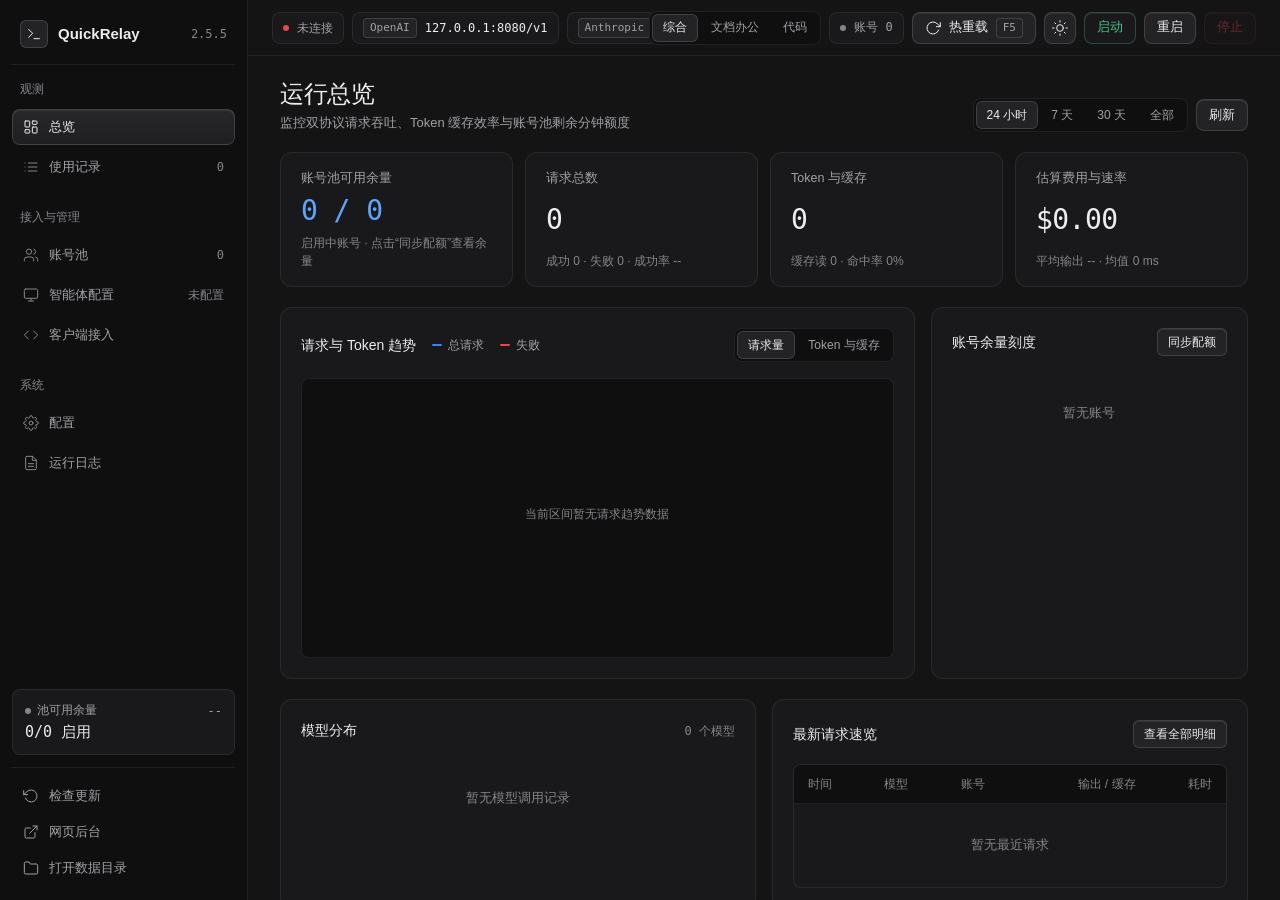
<file: desktop/ui.html>
<!DOCTYPE html>
<!-- QuickRelay Studio Console UI | Design crafted following unslop principles (by @heydamir, CC BY 4.0) -->
<html lang="zh-CN" data-theme="dark">
<head>
<meta charset="UTF-8" />
<meta name="viewport" content="width=device-width, initial-scale=1.0" />
<title>QuickRelay Studio</title>
<style>
  :root,
  [data-theme="dark"] {
    --bg-deep: #0f0f10;
    --bg-page: #141415;
    --bg-card: #19191b;
    --bg-raised: #232325;
    --bg-input: #141415;
    --bg-code: #0f0f10;
    --bg-active: linear-gradient(180deg, #272729 0%, #1f1f21 100%);
    --border-hair: rgba(237, 237, 237, 0.08);
    --border-strong: rgba(237, 237, 237, 0.14);
    --border-focus: rgba(59, 130, 246, 0.55);
    --inset-highlight: inset 0 1px 0 rgba(255, 255, 255, 0.08);
    --text-primary: #ededed;
    --text-secondary: #a1a1a6;
    --text-muted: #85858b;
    --accent: #3b82f6;
    --accent-ink: #60a5fa;
    --accent-soft: rgba(59, 130, 246, 0.12);
    --btn-pri-bg: #ededed;
    --btn-pri-fg: #0f0f10;
    --btn-pri-hover: #ffffff;
    --pos: #4cc38a;
    --pos-soft: rgba(76, 195, 138, 0.12);
    --warn: #e5a93c;
    --warn-soft: rgba(229, 169, 60, 0.12);
    --neg: #e5484d;
    --neg-soft: rgba(229, 72, 77, 0.12);
    --tok-in: #60a5fa;
    --tok-out: #a1a1a6;
    --tok-cache-r: #4cc38a;
    --tok-cache-w: #e5a93c;
    --shadow-sm: none;
    --shadow-float: 0 16px 40px rgba(0, 0, 0, 0.55);
    --chart-grid: rgba(237, 237, 237, 0.07);
    --chart-area: rgba(59, 130, 246, 0.14);
    --scroll-thumb: rgba(237, 237, 237, 0.16);
  }

  [data-theme="light"] {
    --bg-deep: #f4f4f5;
    --bg-page: #fafafa;
    --bg-card: #ffffff;
    --bg-raised: #f4f4f5;
    --bg-input: #ffffff;
    --bg-code: #141415;
    --bg-active: #ffffff;
    --border-hair: rgba(23, 23, 23, 0.08);
    --border-strong: rgba(23, 23, 23, 0.15);
    --border-focus: rgba(37, 99, 235, 0.5);
    --inset-highlight: 0 1px 2px rgba(0, 0, 0, 0.05);
    --text-primary: #171717;
    --text-secondary: #525252;
    --text-muted: #737373;
    --accent: #2563eb;
    --accent-ink: #1d4ed8;
    --accent-soft: rgba(37, 99, 235, 0.09);
    --btn-pri-bg: #171717;
    --btn-pri-fg: #ffffff;
    --btn-pri-hover: #262626;
    --pos: #16a34a;
    --pos-soft: rgba(22, 163, 74, 0.1);
    --warn: #d97706;
    --warn-soft: rgba(217, 119, 6, 0.1);
    --neg: #dc2626;
    --neg-soft: rgba(220, 38, 38, 0.1);
    --tok-in: #2563eb;
    --tok-out: #525252;
    --tok-cache-r: #16a34a;
    --tok-cache-w: #d97706;
    --shadow-sm: 0 1px 2px rgba(0, 0, 0, 0.04);
    --shadow-float: 0 8px 24px rgba(0, 0, 0, 0.1);
    --chart-grid: rgba(23, 23, 23, 0.07);
    --chart-area: rgba(37, 99, 235, 0.1);
    --scroll-thumb: rgba(23, 23, 23, 0.18);
  }

  :root {
    --font-sans: "Segoe UI Variable Text", "Segoe UI", "Microsoft YaHei UI", -apple-system, BlinkMacSystemFont, sans-serif;
    --font-mono: "Cascadia Code", "JetBrains Mono", Consolas, monospace;
    --ease: cubic-bezier(0.22, 1, 0.36, 1);
  }

  * { box-sizing: border-box; }
  html, body {
    margin: 0; padding: 0; height: 100%; width: 100%;
    background: var(--bg-page); color: var(--text-primary);
    font-family: var(--font-sans); font-size: 13px; line-height: 1.5; font-weight: 400;
    overflow: hidden; user-select: none; -webkit-font-smoothing: antialiased;
  }
  input, textarea, select, pre, code, .selectable { user-select: text; }

  ::-webkit-scrollbar { width: 6px; height: 6px; }
  ::-webkit-scrollbar-track { background: transparent; }
  ::-webkit-scrollbar-thumb { background: var(--scroll-thumb); border-radius: 3px; }
  ::-webkit-scrollbar-thumb:hover { background: var(--text-muted); }

  .mono { font-family: var(--font-mono); font-variant-numeric: tabular-nums; }
  .num { font-variant-numeric: tabular-nums; }

  .app-shell {
    display: flex; height: 100vh; width: 100vw; overflow: hidden;
    background: var(--bg-page);
  }

  /* ==================== 左侧边栏 (248px, 4px网格) ==================== */
  .sidebar {
    width: 248px; flex-shrink: 0;
    background: var(--bg-deep);
    border-right: 1px solid var(--border-hair);
    display: flex; flex-direction: column;
    padding: 16px 12px;
  }

  .brand {
    display: flex; align-items: center; gap: 10px;
    padding: 4px 8px 16px;
    border-bottom: 1px solid var(--border-hair);
  }
  .brand-mark {
    width: 28px; height: 28px; border-radius: 6px;
    background: var(--bg-raised); border: 1px solid var(--border-strong);
    color: var(--text-primary);
    display: flex; align-items: center; justify-content: center; flex-shrink: 0;
  }
  .brand-name {
    font-size: 15px; font-weight: 600; color: var(--text-primary); line-height: 1.2;
  }
  .brand-meta {
    font-size: 12px; color: var(--text-muted); font-family: var(--font-mono);
    margin-left: auto;
  }

  .nav-group { display: flex; flex-direction: column; gap: 4px; flex: 1; overflow-y: auto; padding-top: 8px; }
  .nav-section-label {
    font-size: 12px; font-weight: 500; color: var(--text-muted);
    padding: 20px 8px 8px; line-height: 16px;
  }
  .nav-section-label:first-child { padding-top: 8px; }

  .nav-item {
    display: flex; align-items: center; gap: 10px;
    height: 36px; padding: 0 10px; border-radius: 8px;
    border: 1px solid transparent; background: transparent;
    color: var(--text-secondary); cursor: pointer;
    font-size: 13px; font-weight: 500; text-align: left; width: 100%;
    transition: color 140ms var(--ease), background-color 140ms var(--ease), border-color 140ms var(--ease);
  }
  .nav-item:hover { color: var(--text-primary); background: var(--bg-raised); }
  .nav-item.active {
    background: var(--bg-active);
    border-color: var(--border-strong);
    box-shadow: var(--inset-highlight);
    color: var(--text-primary);
  }
  .nav-icon { width: 16px; height: 16px; flex-shrink: 0; color: var(--text-muted); }
  .nav-item.active .nav-icon { color: var(--text-primary); }
  .nav-badge {
    margin-left: auto; font-size: 12px; font-weight: 400; color: var(--text-muted);
    font-family: var(--font-mono); font-variant-numeric: tabular-nums;
  }
  .nav-item.active .nav-badge { color: var(--text-secondary); }

  .sidebar-quota-box {
    margin-top: 12px; padding: 12px; border-radius: 8px;
    background: var(--bg-card); border: 1px solid var(--border-hair);
    cursor: pointer; text-align: left; width: 100%;
    transition: border-color 140ms var(--ease), background-color 140ms var(--ease);
  }
  .sidebar-quota-box:hover { border-color: var(--border-strong); background: var(--bg-raised); }
  .sidebar-quota-row { display: flex; align-items: center; justify-content: space-between; gap: 8px; font-size: 12px; color: var(--text-secondary); }
  .sidebar-quota-val { font-size: 15px; font-weight: 500; color: var(--text-primary); font-family: var(--font-mono); font-variant-numeric: tabular-nums; margin-top: 4px; }

  .sidebar-footer {
    margin-top: 12px; padding-top: 12px; border-top: 1px solid var(--border-hair);
    display: flex; flex-direction: column; gap: 4px;
  }
  .side-link-btn {
    display: flex; align-items: center; gap: 10px;
    height: 32px; padding: 0 10px; border-radius: 8px;
    background: transparent; border: 1px solid transparent;
    color: var(--text-secondary); font-size: 12.5px; font-weight: 400; cursor: pointer;
    width: 100%; text-align: left;
    transition: color 140ms var(--ease), background-color 140ms var(--ease);
  }
  .side-link-btn:hover { color: var(--text-primary); background: var(--bg-raised); }

  /* ==================== 主工作区与顶栏 (56px) ==================== */
  .main-wrap { flex: 1; display: flex; flex-direction: column; min-width: 0; overflow: hidden; }

  .topbar {
    height: 56px; flex-shrink: 0;
    background: var(--bg-page);
    border-bottom: 1px solid var(--border-hair);
    padding: 0 24px;
    display: flex; align-items: center; justify-content: space-between; gap: 16px;
  }

  .status-cluster { display: flex; align-items: center; gap: 8px; min-width: 0; flex-wrap: nowrap; }
  .status-indicator {
    display: inline-flex; align-items: center; gap: 8px;
    height: 32px; padding: 0 10px; border-radius: 8px;
    border: 1px solid var(--border-hair); background: var(--bg-card);
    font-size: 12px; font-weight: 500; color: var(--text-secondary); white-space: nowrap;
  }
  .dot { width: 6px; height: 6px; border-radius: 50%; background: var(--text-muted); flex-shrink: 0; }
  .status-indicator.running .dot { background: var(--pos); }
  .status-indicator.running { color: var(--text-primary); }
  .status-indicator.starting .dot { background: var(--warn); }
  .status-indicator.stopped .dot { background: var(--neg); }

  .endpoint-chip {
    display: inline-flex; align-items: center; gap: 8px;
    height: 32px; padding: 0 10px; border-radius: 8px;
    background: var(--bg-card); border: 1px solid var(--border-hair);
    font-size: 12px; color: var(--text-secondary); cursor: pointer;
    max-width: 220px; white-space: nowrap;
    transition: border-color 140ms var(--ease), color 140ms var(--ease), background-color 140ms var(--ease);
  }
  .endpoint-chip:hover { border-color: var(--border-strong); color: var(--text-primary); background: var(--bg-raised); }
  .keycap {
    display: inline-flex; align-items: center; justify-content: center;
    padding: 1px 6px; border-radius: 4px;
    background: var(--bg-raised); border: 1px solid var(--border-strong);
    font-family: var(--font-mono); font-size: 11px; font-weight: 500; color: var(--text-secondary);
    line-height: 16px; white-space: nowrap;
  }
  .endpoint-chip .mono-url { font-family: var(--font-mono); overflow: hidden; text-overflow: ellipsis; color: var(--text-primary); }

  .top-quota-pill {
    display: inline-flex; align-items: center; gap: 8px;
    height: 32px; padding: 0 10px; border-radius: 8px;
    background: var(--bg-card); border: 1px solid var(--border-hair);
    color: var(--text-secondary); font-size: 12px; cursor: pointer; white-space: nowrap;
    transition: border-color 140ms var(--ease), background-color 140ms var(--ease), color 140ms var(--ease);
  }
  .top-quota-pill:hover { border-color: var(--border-strong); background: var(--bg-raised); color: var(--text-primary); }
  .top-quota-pill.ok .dot { background: var(--pos); }
  .top-quota-pill.warn .dot { background: var(--warn); }
  .top-quota-pill.low .dot { background: var(--neg); }

  .topbar-actions { display: flex; align-items: center; gap: 8px; flex-shrink: 0; }

  /* ==================== 按钮与分段切换 ==================== */
  .btn {
    display: inline-flex; align-items: center; justify-content: center; gap: 8px;
    height: 32px; padding: 0 12px; border-radius: 8px;
    border: 1px solid var(--border-strong); background: var(--bg-raised);
    box-shadow: var(--inset-highlight);
    color: var(--text-primary); font-size: 12.5px; font-weight: 500;
    cursor: pointer; white-space: nowrap; font-family: inherit;
    transition: background-color 140ms var(--ease), border-color 140ms var(--ease), opacity 140ms var(--ease), transform 120ms var(--ease);
  }
  .btn:hover:not(:disabled) { background: var(--bg-card); border-color: var(--border-strong); }
  .btn:active:not(:disabled) { transform: scale(0.98); }
  .btn:disabled { opacity: 0.4; cursor: not-allowed; }
  .btn-icon { width: 32px; padding: 0; }
  .btn-sm { height: 28px; padding: 0 10px; border-radius: 6px; font-size: 12px; }
  .btn-primary {
    background: var(--btn-pri-bg); border-color: transparent; color: var(--btn-pri-fg);
  }
  .btn-primary:hover:not(:disabled) { background: var(--btn-pri-hover); }
  .btn-accent {
    background: var(--accent); border-color: transparent; color: #ffffff;
  }
  .btn-accent:hover:not(:disabled) { opacity: 0.92; background: var(--accent); }
  .btn-danger { color: var(--neg); border-color: rgba(229, 72, 77, 0.28); background: var(--bg-card); }
  .btn-danger:hover:not(:disabled) { background: var(--neg-soft); border-color: rgba(229, 72, 77, 0.45); }
  .btn-ok { color: var(--pos); border-color: rgba(76, 195, 138, 0.3); background: var(--bg-card); }
  .btn-ok:hover:not(:disabled) { background: var(--pos-soft); }

  .seg-group {
    display: inline-flex; background: var(--bg-deep); border: 1px solid var(--border-hair);
    border-radius: 8px; padding: 2px; gap: 2px;
  }
  .seg-btn {
    height: 28px; padding: 0 10px; border-radius: 6px; border: 1px solid transparent;
    background: transparent; color: var(--text-secondary); font-size: 12px; font-weight: 500;
    cursor: pointer; font-family: inherit;
    transition: color 140ms var(--ease), background-color 140ms var(--ease), border-color 140ms var(--ease);
  }
  .seg-btn:hover { color: var(--text-primary); }
  .seg-btn.active {
    background: var(--bg-raised); border-color: var(--border-strong); color: var(--text-primary);
  }

  /* ==================== 主内容容器 (max-width 1440px, 24px/32px) ==================== */
  .content-scroll {
    flex: 1; overflow-y: auto; padding: 24px 32px 32px;
  }
  .content-inner {
    max-width: 1440px; margin: 0 auto; display: flex; flex-direction: column; gap: 20px;
  }
  .tab-panel { display: none; flex-direction: column; gap: 20px; animation: panelIn 200ms var(--ease); }
  .tab-panel.active { display: flex; }
  @keyframes panelIn { from { opacity: 0; transform: translateY(6px); } to { opacity: 1; transform: none; } }

  .page-head {
    display: flex; align-items: flex-end; justify-content: space-between; flex-wrap: wrap; gap: 16px;
  }
  .page-title { font-size: 24px; font-weight: 500; color: var(--text-primary); margin: 0; line-height: 1.2; letter-spacing: -0.015em; }
  .page-sub { font-size: 13px; color: var(--text-secondary); margin: 4px 0 0; }
  .head-actions { display: flex; align-items: center; gap: 8px; flex-wrap: wrap; }

  .card {
    background: var(--bg-card); border: 1px solid var(--border-hair);
    border-radius: 12px; padding: 20px; box-shadow: var(--shadow-sm);
  }
  .card-head {
    display: flex; align-items: center; justify-content: space-between; gap: 12px;
    margin-bottom: 16px;
  }
  .card-title { font-size: 14px; font-weight: 500; color: var(--text-primary); margin: 0; }
  .card-meta { font-size: 12px; color: var(--text-muted); font-family: var(--font-mono); }

  /* ==================== 4 等高纯数字 KPI 行 ==================== */
  .stat-grid {
    display: grid; grid-template-columns: repeat(4, minmax(0, 1fr)); gap: 12px;
  }
  @media (max-width: 1024px) { .stat-grid { grid-template-columns: repeat(2, minmax(0, 1fr)); } }
  .stat-card {
    background: var(--bg-card); border: 1px solid var(--border-hair);
    border-radius: 12px; padding: 16px 20px; box-shadow: var(--shadow-sm);
    display: flex; flex-direction: column; justify-content: space-between; gap: 8px; min-height: 108px;
  }
  .stat-label { font-size: 12.5px; color: var(--text-secondary); font-weight: 400; }
  .stat-figure {
    font-size: 28px; font-weight: 500; line-height: 1.08; color: var(--text-primary);
    font-family: var(--font-mono); font-variant-numeric: tabular-nums; letter-spacing: -0.02em;
  }
  .stat-figure.accent { color: var(--accent-ink); }
  .stat-sub { font-size: 12px; color: var(--text-muted); font-variant-numeric: tabular-nums; }

  /* ==================== 非对称栅格与图表 (Moment 1 & 2) ==================== */
  .dash-split { display: grid; grid-template-columns: minmax(0, 2fr) minmax(300px, 1fr); gap: 16px; }
  @media (max-width: 1080px) { .dash-split { grid-template-columns: 1fr; } }
  .two-col { display: grid; grid-template-columns: repeat(2, minmax(0, 1fr)); gap: 16px; }
  @media (max-width: 980px) { .two-col { grid-template-columns: 1fr; } }

  .chart-wrap {
    position: relative; width: 100%; height: 280px;
    background: var(--bg-deep); border: 1px solid var(--border-hair);
    border-radius: 8px; padding: 12px 16px;
  }
  .chart-svg { width: 100%; height: 100%; overflow: visible; display: block; }
  .chart-legend { display: flex; align-items: center; gap: 16px; font-size: 12px; color: var(--text-secondary); }
  .legend-item { display: inline-flex; align-items: center; gap: 6px; }
  .legend-swatch { width: 10px; height: 2px; border-radius: 1px; }

  .chart-tooltip {
    position: fixed; pointer-events: none; z-index: 999; display: none;
    background: var(--bg-card); border: 1px solid var(--border-strong);
    border-radius: 8px; padding: 10px 12px; min-width: 200px;
    font-size: 12px; color: var(--text-primary); box-shadow: var(--shadow-float);
    line-height: 1.65;
  }

  /* ==================== 配额刻度仪 ==================== */
  .quota-meter-list { display: flex; flex-direction: column; gap: 12px; }
  .quota-meter-row { display: flex; flex-direction: column; gap: 6px; }
  .quota-meter-meta { display: flex; align-items: center; justify-content: space-between; gap: 8px; font-size: 12px; }
  .quota-meter-name { color: var(--text-primary); overflow: hidden; text-overflow: ellipsis; white-space: nowrap; }
  .quota-meter-num { font-family: var(--font-mono); font-variant-numeric: tabular-nums; color: var(--text-secondary); white-space: nowrap; }

  .track { height: 6px; border-radius: 3px; background: var(--bg-deep); border: 1px solid var(--border-hair); overflow: hidden; }
  .track-sm { height: 4px; border-radius: 2px; }
  .fill-pos { height: 100%; border-radius: inherit; background: var(--pos); transition: transform 250ms var(--ease); }
  .fill-warn { height: 100%; border-radius: inherit; background: var(--warn); transition: transform 250ms var(--ease); }
  .fill-neg { height: 100%; border-radius: inherit; background: var(--neg); transition: transform 250ms var(--ease); }
  .fill-accent { height: 100%; border-radius: inherit; background: var(--accent); transition: transform 250ms var(--ease); }

  /* ==================== Token 堆叠构成条 (ECPA Breakdown) ==================== */
  .stacked-bar {
    height: 10px; border-radius: 4px; overflow: hidden; display: flex;
    background: var(--bg-deep); border: 1px solid var(--border-hair);
  }
  .stacked-seg { height: 100%; }
  .breakdown-grid {
    display: grid; grid-template-columns: repeat(4, minmax(0, 1fr)); gap: 12px; margin-top: 16px;
  }
  @media (max-width: 780px) { .breakdown-grid { grid-template-columns: repeat(2, minmax(0, 1fr)); } }
  .breakdown-cell {
    background: var(--bg-deep); border: 1px solid var(--border-hair); border-radius: 8px; padding: 12px;
  }

  /* ==================== 筛选与表单控件 ==================== */
  .filter-bar {
    display: flex; flex-wrap: wrap; align-items: center; gap: 8px;
    background: var(--bg-card); border: 1px solid var(--border-hair);
    border-radius: 10px; padding: 10px 12px;
  }
  .input, .select, .textarea {
    height: 32px; background: var(--bg-input); border: 1px solid var(--border-hair);
    border-radius: 8px; color: var(--text-primary);
    padding: 0 10px; font-size: 12.5px; font-family: inherit; outline: none;
    transition: border-color 140ms var(--ease), box-shadow 140ms var(--ease);
  }
  .input:focus, .select:focus, .textarea:focus {
    border-color: var(--border-focus); box-shadow: 0 0 0 2px var(--accent-soft);
  }
  .textarea { height: auto; padding: 10px; font-family: var(--font-mono); resize: vertical; line-height: 1.55; }

  .toggle { position: relative; display: inline-flex; align-items: center; cursor: pointer; flex-shrink: 0; }
  .toggle input { position: absolute; opacity: 0; width: 0; height: 0; }
  .toggle-track {
    width: 36px; height: 20px; border-radius: 10px;
    background: var(--bg-deep); border: 1px solid var(--border-strong);
    position: relative; transition: background-color 150ms var(--ease), border-color 150ms var(--ease);
  }
  .toggle-track::after {
    content: ""; position: absolute; top: 2px; left: 2px;
    width: 14px; height: 14px; border-radius: 7px;
    background: var(--text-secondary);
    transition: transform 150ms var(--ease), background-color 150ms var(--ease);
  }
  .toggle input:checked + .toggle-track { background: var(--accent); border-color: var(--accent); }
  .toggle input:checked + .toggle-track::after { transform: translateX(16px); background: #ffffff; }

  /* ==================== 精密对齐表格 (ECPA Events Style) ==================== */
  .table-wrap {
    overflow-x: auto; border: 1px solid var(--border-hair);
    border-radius: 12px; background: var(--bg-card); box-shadow: var(--shadow-sm);
  }
  table { width: 100%; border-collapse: collapse; font-size: 12.5px; }
  th {
    text-align: left; padding: 10px 14px; font-weight: 500; font-size: 12px; color: var(--text-muted);
    background: var(--bg-deep); border-bottom: 1px solid var(--border-hair); white-space: nowrap;
  }
  th.r, td.r { text-align: right; }
  td {
    padding: 10px 14px; border-bottom: 1px solid var(--border-hair);
    color: var(--text-primary); vertical-align: middle; white-space: nowrap;
  }
  tr:last-child td { border-bottom: none; }
  tr.clickable { transition: background-color 120ms var(--ease); }
  tr.clickable:hover td { background: var(--bg-raised); cursor: pointer; }
  .cell-main { font-size: 12.5px; color: var(--text-primary); line-height: 1.35; }
  .cell-sub { font-size: 11.5px; color: var(--text-muted); line-height: 1.35; margin-top: 2px; }

  .state-label { display: inline-flex; align-items: center; gap: 6px; font-size: 12px; font-weight: 500; }
  .state-ok { color: var(--pos); }
  .state-err { color: var(--neg); }
  .state-warn { color: var(--warn); }
  .state-muted { color: var(--text-muted); }

  /* ==================== 账号管理视图 ==================== */
  .pool-summary-bar {
    display: grid; grid-template-columns: minmax(260px, 1.4fr) repeat(3, minmax(120px, 0.8fr));
    gap: 16px; align-items: center;
  }
  @media (max-width: 960px) { .pool-summary-bar { grid-template-columns: 1fr 1fr; } }
  .account-grid {
    display: grid; grid-template-columns: repeat(auto-fill, minmax(340px, 1fr)); gap: 12px;
  }
  .account-card {
    background: var(--bg-card); border: 1px solid var(--border-hair);
    border-radius: 12px; padding: 16px;
    display: flex; flex-direction: column; gap: 12px; box-shadow: var(--shadow-sm);
    transition: border-color 140ms var(--ease);
  }
  .account-card:hover { border-color: var(--border-strong); }
  .account-card.disabled { opacity: 0.6; }
  .account-head { display: flex; justify-content: space-between; align-items: flex-start; gap: 12px; }
  .account-avatar {
    width: 32px; height: 32px; border-radius: 8px; flex-shrink: 0;
    background: var(--bg-raised); border: 1px solid var(--border-strong);
    color: var(--text-primary); font-weight: 500; font-size: 12px;
    display: flex; align-items: center; justify-content: center; font-family: var(--font-mono);
  }
  .quota-panel {
    background: var(--bg-deep); border: 1px solid var(--border-hair);
    border-radius: 8px; padding: 12px; display: flex; flex-direction: column; gap: 8px;
  }
  .quota-panel-top { display: flex; align-items: baseline; justify-content: space-between; gap: 8px; }
  .quota-rem-big {
    font-size: 20px; font-weight: 500; font-family: var(--font-mono); font-variant-numeric: tabular-nums;
    color: var(--text-primary);
  }
  .quota-rem-big.warn { color: var(--warn); }
  .quota-rem-big.low { color: var(--neg); }
  .account-metrics {
    display: grid; grid-template-columns: repeat(4, 1fr); gap: 8px;
    border-top: 1px solid var(--border-hair); padding-top: 10px;
  }
  .account-metric-v { font-family: var(--font-mono); font-size: 13px; font-weight: 500; color: var(--text-primary); }
  .account-metric-k { font-size: 11px; color: var(--text-muted); }
  .account-actions { display: flex; flex-wrap: wrap; gap: 6px; }

  /* ==================== 代码、表单、日志与弹窗 ==================== */
  .code-box {
    background: var(--bg-code); border: 1px solid var(--border-hair);
    border-radius: 8px; padding: 12px 16px;
    font-family: var(--font-mono); font-size: 12px; color: #ededed;
    overflow-x: auto; white-space: pre; line-height: 1.6; margin: 0;
  }
  .form-grid { display: grid; grid-template-columns: repeat(auto-fit, minmax(240px, 1fr)); gap: 16px; }
  .field { display: flex; flex-direction: column; gap: 6px; }
  .field-label { font-size: 12.5px; font-weight: 500; color: var(--text-secondary); }
  .field-hint { font-size: 11.5px; color: var(--text-muted); }
  .switch-row {
    display: flex; align-items: center; justify-content: space-between; gap: 12px;
    padding: 12px; background: var(--bg-deep); border: 1px solid var(--border-hair); border-radius: 8px;
  }

  .log-console {
    flex: 1; min-height: 360px; max-height: calc(100vh - 220px);
    background: var(--bg-code); border: 1px solid var(--border-hair); border-radius: 10px;
    padding: 12px 16px; overflow-y: auto; font-family: var(--font-mono); font-size: 12px;
    line-height: 1.6; color: #a1a1a6; user-select: text;
  }
  .log-line { padding: 1px 0; white-space: pre-wrap; word-break: break-all; }
  .log-line.err { color: #f87171; }
  .log-line.warn { color: #e5a93c; }
  .log-line.info { color: #ededed; }

  .modal-backdrop {
    position: fixed; inset: 0; background: rgba(0, 0, 0, 0.56);
    display: none; align-items: center; justify-content: center; z-index: 1000; padding: 24px;
  }
  .modal-backdrop.open { display: flex; }
  .modal-box {
    width: 100%; max-width: 720px; max-height: 86vh;
    background: var(--bg-card); border: 1px solid var(--border-strong);
    border-radius: 14px; box-shadow: var(--shadow-float);
    display: flex; flex-direction: column; overflow: hidden;
    animation: panelIn 160ms var(--ease);
  }
  .modal-head {
    padding: 16px 20px; border-bottom: 1px solid var(--border-hair);
    display: flex; align-items: center; justify-content: space-between;
    font-weight: 500; font-size: 14px; color: var(--text-primary);
  }
  .modal-body { padding: 20px; overflow-y: auto; display: flex; flex-direction: column; gap: 16px; }
  .kv-grid { display: grid; grid-template-columns: 140px 1fr; gap: 8px 16px; font-size: 12.5px; }
  .kv-k { color: var(--text-muted); }
  .kv-v { color: var(--text-primary); word-break: break-all; }

  .toast-stack {
    position: fixed; right: 20px; bottom: 20px; z-index: 1200;
    display: flex; flex-direction: column; gap: 8px; pointer-events: none;
  }
  .toast-item {
    background: var(--bg-card); border: 1px solid var(--border-strong);
    border-left: 3px solid var(--accent); border-radius: 8px;
    padding: 10px 14px; font-size: 12.5px; color: var(--text-primary);
    box-shadow: var(--shadow-float); max-width: 380px; pointer-events: auto;
    animation: panelIn 180ms var(--ease);
  }
  .toast-item.success { border-left-color: var(--pos); }
  .toast-item.error { border-left-color: var(--neg); }

  .empty-state { text-align: center; padding: 32px 16px; color: var(--text-muted); font-size: 12.5px; }
  .backup-row {
    display: flex; align-items: center; justify-content: space-between; gap: 8px;
    padding: 8px 12px; background: var(--bg-deep); border: 1px solid var(--border-hair); border-radius: 8px;
  }
  .agent-subtab { display: none; flex-direction: column; gap: 16px; }
  .agent-subtab.active { display: flex; }

  .drop-zone {
    margin-top: 10px;
    border: 1.5px dashed var(--border-strong);
    border-radius: 10px;
    background: var(--bg-deep);
    padding: 20px 16px;
    text-align: center;
    cursor: pointer;
    display: flex; flex-direction: column; align-items: center; gap: 6px;
    transition: border-color 140ms var(--ease), background-color 140ms var(--ease);
  }
  .drop-zone:hover { border-color: var(--accent); background: var(--bg-raised); }
  .drop-zone.dragover {
    border-color: var(--accent);
    background: rgba(59, 130, 246, 0.10);
  }
  .drop-zone-title { font-size: 13px; font-weight: 500; color: var(--text-primary); }
  .drop-zone-sub { font-size: 11.5px; color: var(--text-muted); }
  .import-summary {
    margin-top: 10px; padding: 10px 12px; border-radius: 8px;
    background: var(--bg-deep); border: 1px solid var(--border-hair);
    font-size: 12px; color: var(--text-secondary);
    display: flex; flex-direction: column; gap: 6px;
  }
</style>
</head>
<body>
<div class="app-shell">
  <!-- 左侧边栏 -->
  <aside class="sidebar">
    <div class="brand">
      <div class="brand-mark">
        <svg width="16" height="16" viewBox="0 0 24 24" fill="none" stroke="currentColor" stroke-width="1.5" stroke-linecap="round" stroke-linejoin="round"><polyline points="4 17 10 11 4 5"/><line x1="12" y1="19" x2="20" y2="19"/></svg>
      </div>
      <span class="brand-name">QuickRelay</span>
      <span class="brand-meta" id="brandVersion">2.5.5</span>
    </div>

    <nav class="nav-group" id="navMenu">
      <div class="nav-section-label">观测</div>
      <button class="nav-item active" data-tab="dashboard">
        <svg class="nav-icon" viewBox="0 0 24 24" fill="none" stroke="currentColor" stroke-width="1.5" stroke-linecap="round" stroke-linejoin="round"><rect x="3" y="3" width="7" height="9" rx="1"/><rect x="14" y="3" width="7" height="5" rx="1"/><rect x="14" y="12" width="7" height="9" rx="1"/><rect x="3" y="16" width="7" height="5" rx="1"/></svg>
        <span>总览</span>
      </button>
      <button class="nav-item" data-tab="usage">
        <svg class="nav-icon" viewBox="0 0 24 24" fill="none" stroke="currentColor" stroke-width="1.5" stroke-linecap="round" stroke-linejoin="round"><line x1="8" y1="6" x2="21" y2="6"/><line x1="8" y1="12" x2="21" y2="12"/><line x1="8" y1="18" x2="21" y2="18"/><line x1="3" y1="6" x2="3.01" y2="6"/><line x1="3" y1="12" x2="3.01" y2="12"/><line x1="3" y1="18" x2="3.01" y2="18"/></svg>
        <span>使用记录</span>
        <span class="nav-badge" id="badgeReqCount">0</span>
      </button>

      <div class="nav-section-label">接入与管理</div>
      <button class="nav-item" data-tab="accounts">
        <svg class="nav-icon" viewBox="0 0 24 24" fill="none" stroke="currentColor" stroke-width="1.5" stroke-linecap="round" stroke-linejoin="round"><path d="M16 21v-2a4 4 0 0 0-4-4H6a4 4 0 0 0-4 4v2"/><circle cx="9" cy="7" r="4"/><path d="M22 21v-2a4 4 0 0 0-3-3.87"/><path d="M16 3.13a4 4 0 0 1 0 7.75"/></svg>
        <span>账号池</span>
        <span class="nav-badge" id="badgeAccCount">0</span>
      </button>
      <button class="nav-item" data-tab="agents">
        <svg class="nav-icon" viewBox="0 0 24 24" fill="none" stroke="currentColor" stroke-width="1.5" stroke-linecap="round" stroke-linejoin="round"><rect x="2" y="3" width="20" height="14" rx="2"/><line x1="8" y1="21" x2="16" y2="21"/><line x1="12" y1="17" x2="12" y2="21"/></svg>
        <span>智能体配置</span>
        <span class="nav-badge" id="badgeAgentStatus">未配置</span>
      </button>
      <button class="nav-item" data-tab="clients">
        <svg class="nav-icon" viewBox="0 0 24 24" fill="none" stroke="currentColor" stroke-width="1.5" stroke-linecap="round" stroke-linejoin="round"><polyline points="16 18 22 12 16 6"/><polyline points="8 6 2 12 8 18"/></svg>
        <span>客户端接入</span>
      </button>

      <div class="nav-section-label">系统</div>
      <button class="nav-item" data-tab="settings">
        <svg class="nav-icon" viewBox="0 0 24 24" fill="none" stroke="currentColor" stroke-width="1.5" stroke-linecap="round" stroke-linejoin="round"><circle cx="12" cy="12" r="3"/><path d="M19.4 15a1.65 1.65 0 0 0 .33 1.82l.06.06a2 2 0 0 1-2.83 2.83l-.06-.06a1.65 1.65 0 0 0-1.82-.33 1.65 1.65 0 0 0-1 1.51V21a2 2 0 0 1-4 0v-.09A1.65 1.65 0 0 0 9 19.4a1.65 1.65 0 0 0-1.82.33l-.06.06a2 2 0 0 1-2.83-2.83l.06-.06a1.65 1.65 0 0 0 .33-1.82 1.65 1.65 0 0 0-1.51-1H3a2 2 0 0 1 0-4h.09A1.65 1.65 0 0 0 4.6 9a1.65 1.65 0 0 0-.33-1.82l-.06-.06a2 2 0 0 1 2.83-2.83l.06.06a1.65 1.65 0 0 0 1.82.33H9a1.65 1.65 0 0 0 1-1.51V3a2 2 0 0 1 4 0v.09a1.65 1.65 0 0 0 1 1.51 1.65 1.65 0 0 0 1.82-.33l.06-.06a2 2 0 0 1 2.83 2.83l-.06.06a1.65 1.65 0 0 0-.33 1.82V9a1.65 1.65 0 0 0 1.51 1H21a2 2 0 0 1 0 4h-.09a1.65 1.65 0 0 0-1.51 1Z"/></svg>
        <span>配置</span>
      </button>
      <button class="nav-item" data-tab="logs">
        <svg class="nav-icon" viewBox="0 0 24 24" fill="none" stroke="currentColor" stroke-width="1.5" stroke-linecap="round" stroke-linejoin="round"><path d="M14 2H6a2 2 0 0 0-2 2v16a2 2 0 0 0 2 2h12a2 2 0 0 0 2-2V8z"/><polyline points="14 2 14 8 20 8"/><line x1="16" y1="13" x2="8" y2="13"/><line x1="16" y1="17" x2="8" y2="17"/></svg>
        <span>运行日志</span>
      </button>
    </nav>

    <button class="sidebar-quota-box" id="sideQuotaBtn" title="前往账号池管理">
      <div class="sidebar-quota-row">
        <span style="display:inline-flex;align-items:center;gap:6px;"><span class="dot" id="sideQuotaDot"></span><span>池可用余量</span></span>
        <span class="mono" id="sideQuotaPct">--</span>
      </div>
      <div class="sidebar-quota-val" id="sideQuotaText">--</div>
    </button>

    <div class="sidebar-footer">
      <button class="side-link-btn" id="btnOpenUpdateModal">
        <svg width="16" height="16" viewBox="0 0 24 24" fill="none" stroke="currentColor" stroke-width="1.5" stroke-linecap="round" stroke-linejoin="round"><polyline points="1 4 1 10 7 10"/><path d="M3.51 15a9 9 0 1 0 2.13-9.36L1 10"/></svg>
        <span>检查更新</span>
        <span class="nav-badge" id="updateBadge" style="display:none;background:var(--accent-soft);color:var(--accent-ink);">新版</span>
      </button>
      <button class="side-link-btn" id="btnOpenWebUI">
        <svg width="16" height="16" viewBox="0 0 24 24" fill="none" stroke="currentColor" stroke-width="1.5" stroke-linecap="round" stroke-linejoin="round"><path d="M18 13v6a2 2 0 0 1-2 2H5a2 2 0 0 1-2-2V8a2 2 0 0 1 2-2h6"/><polyline points="15 3 21 3 21 9"/><line x1="10" y1="14" x2="21" y2="3"/></svg>
        <span>网页后台</span>
      </button>
      <button class="side-link-btn" id="btnOpenDir">
        <svg width="16" height="16" viewBox="0 0 24 24" fill="none" stroke="currentColor" stroke-width="1.5" stroke-linecap="round" stroke-linejoin="round"><path d="M22 19a2 2 0 0 1-2 2H4a2 2 0 0 1-2-2V5a2 2 0 0 1 2-2h5l2 3h9a2 2 0 0 1 2 2z"/></svg>
        <span>打开数据目录</span>
      </button>
    </div>
  </aside>

  <!-- 右侧主体区 -->
  <div class="main-wrap">
    <header class="topbar">
      <div class="status-cluster">
        <div class="status-indicator stopped" id="topServicePill">
          <span class="dot"></span>
          <span id="topStatusText">初始化</span>
        </div>
        <button class="endpoint-chip" id="chipOpenAI" title="复制 OpenAI Base URL">
          <span class="keycap">OpenAI</span>
          <span class="mono-url" id="topOpenAIUrl">127.0.0.1:8080/v1</span>
        </button>
        <button class="endpoint-chip" id="chipAnthropic" title="复制 Anthropic Base URL">
          <span class="keycap">Anthropic</span>
          <span class="mono-url" id="topAnthropicUrl">127.0.0.1:8080</span>
        </button>
      </div>

      <div class="topbar-actions">
        <div class="seg-group" id="topWorkModeSeg" title="切换工作场景模式（免重启热生效）">
          <button class="seg-btn active" data-mode="general" title="综合协作：代码与通用文档兼顾">综合</button>
          <button class="seg-btn" data-mode="document" title="文档办公：专为论文审稿与 Word/PDF 办公防拒答优化">文档办公</button>
          <button class="seg-btn" data-mode="coding" title="代码工程：完整保留编程脚手架协作指导">代码</button>
        </div>
        <button class="top-quota-pill" id="topQuotaPill" title="查看账号池配额明细">
          <span class="dot"></span>
          <span class="mono">余量 --</span>
        </button>
        <button class="btn" id="btnReloadUi" title="热重载前端页面 (F5)">
          <svg width="16" height="16" viewBox="0 0 24 24" fill="none" stroke="currentColor" stroke-width="1.5" stroke-linecap="round" stroke-linejoin="round"><polyline points="23 4 23 10 17 10"/><path d="M20.49 15a9 9 0 1 1-2.12-9.36L23 10"/></svg>
          <span>热重载</span>
          <span class="keycap">F5</span>
        </button>
        <button class="btn btn-icon" id="btnThemeToggle" title="切换深色 / 浅色外观">
          <svg id="iconSun" width="16" height="16" viewBox="0 0 24 24" fill="none" stroke="currentColor" stroke-width="1.5" stroke-linecap="round" stroke-linejoin="round" style="display:none;"><circle cx="12" cy="12" r="5"/><line x1="12" y1="1" x2="12" y2="3"/><line x1="12" y1="21" x2="12" y2="23"/><line x1="4.22" y1="4.22" x2="5.64" y2="5.64"/><line x1="18.36" y1="18.36" x2="19.78" y2="19.78"/><line x1="1" y1="12" x2="3" y2="12"/><line x1="21" y1="12" x2="23" y2="12"/><line x1="4.22" y1="19.78" x2="5.64" y2="18.36"/><line x1="18.36" y1="5.64" x2="19.78" y2="4.22"/></svg>
          <svg id="iconMoon" width="16" height="16" viewBox="0 0 24 24" fill="none" stroke="currentColor" stroke-width="1.5" stroke-linecap="round" stroke-linejoin="round"><path d="M21 12.79A9 9 0 1 1 11.21 3 7 7 0 0 0 21 12.79z"/></svg>
        </button>
        <button class="btn btn-ok" id="btnStartSvc">启动</button>
        <button class="btn" id="btnRestartSvc">重启</button>
        <button class="btn btn-danger" id="btnStopSvc">停止</button>
      </div>
    </header>

    <main class="content-scroll">
      <div class="content-inner">
        <!-- ==================== 1. 总览 ==================== -->
        <section class="tab-panel active" id="tab-dashboard">
          <div class="page-head">
            <div>
              <h1 class="page-title">运行总览</h1>
              <p class="page-sub">监控双协议请求吞吐、Token 缓存效率与账号池剩余分钟额度</p>
            </div>
            <div class="head-actions">
              <div class="seg-group range-selector" id="rangeSelector">
                <button class="seg-btn active" data-range="24h">24 小时</button>
                <button class="seg-btn" data-range="7d">7 天</button>
                <button class="seg-btn" data-range="30d">30 天</button>
                <button class="seg-btn" data-range="all">全部</button>
              </div>
              <button class="btn" id="btnRefreshAnalytics">刷新</button>
            </div>
          </div>

          <div class="stat-grid">
            <div class="stat-card">
              <div class="stat-label">账号池可用余量</div>
              <div class="stat-figure accent" id="kpiPoolQuota">--</div>
              <div class="stat-sub" id="kpiPoolQuotaSub">同步账号池获取实时配额</div>
            </div>
            <div class="stat-card">
              <div class="stat-label">请求总数</div>
              <div class="stat-figure" id="kpiTotalReq">0</div>
              <div class="stat-sub" id="kpiSuccessSub">成功 0 · 失败 0 · 成功率 --</div>
            </div>
            <div class="stat-card">
              <div class="stat-label">Token 与缓存</div>
              <div class="stat-figure" id="kpiTotalTokens">0</div>
              <div class="stat-sub" id="kpiCacheSub">缓存读 0 · 命中率 0%</div>
            </div>
            <div class="stat-card">
              <div class="stat-label">估算费用与速率</div>
              <div class="stat-figure" id="kpiCost">$0.00</div>
              <div class="stat-sub" id="kpiSpeedSub">平均输出 -- · 均值 0 ms</div>
            </div>
          </div>

          <div class="dash-split">
            <div class="card">
              <div class="card-head">
                <div style="display:flex;align-items:center;gap:16px;flex-wrap:wrap;">
                  <h2 class="card-title">请求与 Token 趋势</h2>
                  <div class="chart-legend" id="dashChartLegend">
                    <span class="legend-item"><span class="legend-swatch" style="background:var(--accent)"></span><span>总请求</span></span>
                    <span class="legend-item"><span class="legend-swatch" style="background:var(--neg)"></span><span>失败</span></span>
                  </div>
                </div>
                <div class="seg-group" id="chartModeSelector">
                  <button class="seg-btn active" data-mode="requests">请求量</button>
                  <button class="seg-btn" data-mode="tokens">Token 与缓存</button>
                </div>
              </div>
              <div class="chart-wrap">
                <svg class="chart-svg" id="trendSvg"></svg>
              </div>
            </div>

            <div class="card" style="display:flex;flex-direction:column;">
              <div class="card-head">
                <h2 class="card-title">账号余量刻度</h2>
                <button class="btn btn-sm" id="btnDashSyncUsage">同步配额</button>
              </div>
              <div class="quota-meter-list" id="dashQuotaList" style="flex:1;">
                <div class="empty-state">正在读取账号配额</div>
              </div>
            </div>
          </div>

          <div class="two-col">
            <div class="card">
              <div class="card-head">
                <h2 class="card-title">模型分布</h2>
                <span class="card-meta" id="modelDistCount">0 个模型</span>
              </div>
              <div class="quota-meter-list" id="modelDistList">
                <div class="empty-state">暂无模型调用记录</div>
              </div>
            </div>

            <div class="card">
              <div class="card-head">
                <h2 class="card-title">最新请求速览</h2>
                <button class="btn btn-sm" id="btnJumpToUsage">查看全部明细</button>
              </div>
              <div class="table-wrap" style="border-radius:8px;">
                <table>
                  <thead>
                    <tr>
                      <th>时间</th>
                      <th>模型</th>
                      <th>账号</th>
                      <th class="r">输出 / 缓存</th>
                      <th class="r">耗时</th>
                    </tr>
                  </thead>
                  <tbody id="dashRecentTbody">
                    <tr><td colspan="5" class="empty-state">暂无最近请求</td></tr>
                  </tbody>
                </table>
              </div>
            </div>
          </div>
        </section>

        <!-- ==================== 2. 使用记录与统计 (ECPA 记录架构) ==================== -->
        <section class="tab-panel" id="tab-usage">
          <div class="page-head">
            <div>
              <h1 class="page-title">使用记录与统计</h1>
              <p class="page-sub">全量审计调用流水、Token 构成、输出速度 TPS、模型/账号分布及 1M 上下文会话</p>
            </div>
            <div class="head-actions">
              <div class="seg-group range-selector" id="usageRangeSelector">
                <button class="seg-btn active" data-range="24h">24 小时</button>
                <button class="seg-btn" data-range="7d">7 天</button>
                <button class="seg-btn" data-range="30d">30 天</button>
                <button class="seg-btn" data-range="all">全部</button>
              </div>
              <div class="seg-group" id="usageSubTabs">
                <button class="seg-btn active" data-subtab="events">请求明细</button>
                <button class="seg-btn" data-subtab="overview">趋势与构成</button>
                <button class="seg-btn" data-subtab="models">模型与账号</button>
                <button class="seg-btn" data-subtab="sessions">1M 会话</button>
              </div>
              <button class="btn" id="btnExportCsv">导出 CSV</button>
              <button class="btn btn-danger" id="btnClearReqLogs">清空记录</button>
            </div>
          </div>

          <div class="stat-grid">
            <div class="stat-card">
              <div class="stat-label">统计区间请求</div>
              <div class="stat-figure" id="usgStatReq">0</div>
              <div class="stat-sub" id="usgStatReqSub">成功 0 · 失败 0 · 成功率 --</div>
            </div>
            <div class="stat-card">
              <div class="stat-label">Token 与缓存构成</div>
              <div class="stat-figure" id="usgStatTokens">0</div>
              <div class="stat-sub" id="usgStatTokensSub">入 0 · 出 0 · 命中率 0%</div>
            </div>
            <div class="stat-card">
              <div class="stat-label">平均输出速度 TPS</div>
              <div class="stat-figure accent" id="usgStatSpeed">--</div>
              <div class="stat-sub" id="usgStatSpeedSub">端到端均值 0 ms</div>
            </div>
            <div class="stat-card">
              <div class="stat-label">累计估算成本</div>
              <div class="stat-figure" id="usgStatCost">$0.00</div>
              <div class="stat-sub" id="usgStatCostSub">工具 0 次 · 1M 复用 0 次</div>
            </div>
          </div>

          <!-- 子页 A：请求明细 (Events) -->
          <div class="agent-subtab active" id="usageSub-events">
            <div class="filter-bar">
              <select class="select" id="fltStatus">
                <option value="">全部状态</option>
                <option value="ok">成功</option>
                <option value="failed">失败</option>
              </select>
              <select class="select" id="fltProtocol">
                <option value="">全部协议</option>
                <option value="anthropic">Anthropic</option>
                <option value="openai">OpenAI</option>
              </select>
              <select class="select" id="fltAccount">
                <option value="">全部账号</option>
              </select>
              <select class="select" id="fltCallMode">
                <option value="">全部调用类型</option>
                <option value="stream">仅流式主对话</option>
                <option value="silent">仅后台静默调用</option>
                <option value="tools">仅含工具调用</option>
              </select>
              <input class="input" id="fltModel" placeholder="模型名称" style="width:140px;" />
              <input class="input" id="fltQuery" placeholder="搜索 ID、会话或提示词摘要" style="flex:1;min-width:180px;" />
              <select class="select" id="logsLimitSelect">
                <option value="50">50 条/页</option>
                <option value="100">100 条/页</option>
                <option value="200">200 条/页</option>
              </select>
              <button class="btn btn-primary" id="btnSearchLogs">查询</button>
            </div>

            <div class="table-wrap">
              <table>
                <thead>
                  <tr>
                    <th>时间</th>
                    <th>状态 / 类型</th>
                    <th>模型与思考</th>
                    <th>调度账号</th>
                    <th class="r">Token 明细 (入 / 出 / 缓存)</th>
                    <th class="r">耗时 / TPS</th>
                    <th class="r">工具 / 费用</th>
                  </tr>
                </thead>
                <tbody id="reqLogsTbody">
                  <tr><td colspan="7" class="empty-state">正在加载记录</td></tr>
                </tbody>
              </table>
            </div>

            <div style="display:flex;justify-content:space-between;align-items:center;">
              <span class="card-meta" id="logsPageInfo">共 0 条记录</span>
              <div style="display:flex;gap:8px;">
                <button class="btn btn-sm" id="btnLogsPrev">上一页</button>
                <button class="btn btn-sm" id="btnLogsNext">下一页</button>
              </div>
            </div>
          </div>

          <!-- 子页 B：趋势与构成 (Overview) -->
          <div class="agent-subtab" id="usageSub-overview">
            <div class="card">
              <div class="card-head">
                <h2 class="card-title">区间时序趋势</h2>
                <div class="seg-group" id="usageChartModeSelector">
                  <button class="seg-btn active" data-mode="requests">请求量</button>
                  <button class="seg-btn" data-mode="tokens">Token 与缓存</button>
                </div>
              </div>
              <div class="chart-wrap">
                <svg class="chart-svg" id="usageTrendSvg"></svg>
              </div>
            </div>

            <div class="two-col">
              <div class="card">
                <div class="card-head">
                  <h2 class="card-title">Token 四维构成与缓存效率</h2>
                  <span class="card-meta" id="tokenBreakdownTotal">0</span>
                </div>
                <div class="stacked-bar" id="tokenBreakdownBar"></div>
                <div class="breakdown-grid" id="tokenBreakdownLegend"></div>
              </div>

              <div class="card">
                <div class="card-head">
                  <h2 class="card-title">接口协议占比</h2>
                </div>
                <div class="table-wrap" style="border-radius:8px;">
                  <table>
                    <thead>
                      <tr>
                        <th>协议</th>
                        <th class="r">请求数</th>
                        <th class="r">成功率</th>
                        <th class="r">输入+输出 Token</th>
                      </tr>
                    </thead>
                    <tbody id="protoDistTbody">
                      <tr><td colspan="4" class="empty-state">暂无协议统计</td></tr>
                    </tbody>
                  </table>
                </div>
              </div>
            </div>
          </div>

          <!-- 子页 C：模型与账号分析 (Models & Accounts) -->
          <div class="agent-subtab" id="usageSub-models">
            <div class="card">
              <div class="card-head">
                <h2 class="card-title">按模型调用统计</h2>
              </div>
              <div class="table-wrap" style="border-radius:8px;">
                <table>
                  <thead>
                    <tr>
                      <th>解析模型</th>
                      <th class="r">请求数</th>
                      <th class="r">成功数</th>
                      <th class="r">成功率</th>
                      <th class="r">输入+输出 Token</th>
                      <th class="r">平均耗时</th>
                    </tr>
                  </thead>
                  <tbody id="modelStatsTbody">
                    <tr><td colspan="6" class="empty-state">暂无模型数据</td></tr>
                  </tbody>
                </table>
              </div>
            </div>

            <div class="card">
              <div class="card-head">
                <h2 class="card-title">按账号调度与余量统计</h2>
              </div>
              <div class="table-wrap" style="border-radius:8px;">
                <table>
                  <thead>
                    <tr>
                      <th>账号</th>
                      <th class="r">请求数</th>
                      <th class="r">失败数</th>
                      <th class="r">输入+输出 Token</th>
                      <th class="r">平均耗时</th>
                      <th class="r">当前剩余额度</th>
                    </tr>
                  </thead>
                  <tbody id="accountStatsTbody">
                    <tr><td colspan="6" class="empty-state">暂无账号调度数据</td></tr>
                  </tbody>
                </table>
              </div>
            </div>
          </div>

          <!-- 子页 D：1M 会话 (Sessions) -->
          <div class="agent-subtab" id="usageSub-sessions">
            <div class="card">
              <div class="card-head">
                <h2 class="card-title">1M 上下文持久化会话</h2>
                <div style="display:flex;gap:8px;">
                  <button class="btn btn-sm" id="btnRefreshConvs">刷新会话</button>
                  <button class="btn btn-danger btn-sm" id="btnClearConvs">清空全部</button>
                </div>
              </div>
              <div class="table-wrap" style="border-radius:8px;">
                <table>
                  <thead>
                    <tr>
                      <th>会话 Key</th>
                      <th>上游 Thread ID</th>
                      <th>绑定账号</th>
                      <th class="r">追踪轮次</th>
                      <th class="r">最近使用</th>
                      <th class="r">操作</th>
                    </tr>
                  </thead>
                  <tbody id="convsTbody">
                    <tr><td colspan="6" class="empty-state">暂无活跃会话</td></tr>
                  </tbody>
                </table>
              </div>
            </div>
          </div>
        </section>

        <!-- ==================== 3. 账号池 ==================== -->
        <section class="tab-panel" id="tab-accounts">
          <div class="page-head">
            <div>
              <h1 class="page-title">账号池</h1>
              <p class="page-sub">多账号轮询负载、Token 自动续期与官方月度配额同步</p>
            </div>
            <div class="head-actions">
              <button class="btn btn-primary" id="btnToggleAddAccount">新增账号</button>
              <button class="btn" id="btnToggleImportJson">JSON 导入</button>
              <button class="btn" id="btnSyncAllUsage">同步全部配额</button>
              <button class="btn" id="btnRefreshAllTokens">刷新全部 Token</button>
            </div>
          </div>

          <!-- 可折叠的新增账号面板（默认收起，首屏优先呈现配额与余额） -->
          <div class="card" id="addAccountPanel" style="display:none;">
            <div class="card-head">
              <div style="display:flex;align-items:center;gap:12px;flex-wrap:wrap;">
                <h2 class="card-title">添加 / 导入 AWS Quick 账号</h2>
                <div class="seg-group" id="addAccountModeTabs">
                  <button class="seg-btn active" data-acc-mode="oauth">OAuth 授权登录</button>
                  <button class="seg-btn" data-acc-mode="json">JSON 批量导入</button>
                </div>
              </div>
              <span class="keycap" id="loginStatusBadge">空闲</span>
            </div>

            <div id="addAccountOAuthPane">
              <div style="display:flex;flex-wrap:wrap;gap:8px;align-items:center;">
                <select class="select" id="loginProvider">
                  <option value="social">AWS Builder ID (个人)</option>
                  <option value="enterprise">企业 IAM Identity Center</option>
                </select>
                <input class="input" id="loginRegion" value="us-east-1" placeholder="区域" style="width:140px;" />
                <button class="btn btn-primary" id="btnStartAutoLogin">浏览器自动登录</button>
                <button class="btn" id="btnStartManualLogin">生成手动登录链接</button>
                <button class="btn btn-danger" id="btnCancelLogin" style="display:none;">取消登录</button>
              </div>

              <div id="autoLoginHint" style="display:none;margin-top:12px;padding:12px;background:var(--bg-deep);border:1px solid var(--border-hair);border-radius:8px;">
                <div id="autoLoginMsg" style="font-size:12.5px;color:var(--accent-ink);"></div>
              </div>

              <div id="manualLoginBox" style="display:none;margin-top:12px;padding:14px;background:var(--bg-deep);border:1px solid var(--border-hair);border-radius:8px;flex-direction:column;gap:10px;">
                <div style="display:flex;justify-content:space-between;align-items:center;gap:8px;flex-wrap:wrap;">
                  <span style="font-size:12px;color:var(--text-secondary);">第 1 步：打开授权链接登录 AWS，完成后复制浏览器地址栏 URL</span>
                  <div style="display:flex;gap:8px;">
                    <button class="btn btn-sm" id="btnOpenManualUrl">打开链接</button>
                    <button class="btn btn-sm" id="btnCopyManualUrl">复制链接</button>
                  </div>
                </div>
                <input class="input mono" id="manualAuthUrl" readonly />
                <div style="font-size:12px;color:var(--text-secondary);">第 2 步：粘贴跳转后的完整回调 URL 并提交</div>
                <div style="display:flex;gap:8px;">
                  <input class="input mono" id="manualCallbackUrl" placeholder="http://localhost:18080/callback?..." style="flex:1;" />
                  <button class="btn btn-primary" id="btnSubmitManualLogin">提交回调</button>
                </div>
              </div>
            </div>

            <div id="addAccountJsonPane" style="display:none;">
              <input type="file" id="jsonImportFileInput" accept=".json,application/json" multiple style="display:none;" />
              <div class="drop-zone" id="jsonImportDropZone" tabindex="0">
                <div class="drop-zone-title">将账号 .json 文件拖到此处，松手后自动解析并上传</div>
                <div class="drop-zone-sub">支持单个或多个 .json 文件（兼容单对象、数组或 {&quot;accounts&quot;:[...]} 格式；自动识别驼峰与下划线字段）</div>
                <div style="margin-top:4px;">
                  <button class="btn btn-sm" type="button" id="btnPickJsonFiles">选择 JSON 文件</button>
                </div>
              </div>
              <div style="margin-top:10px;">
                <textarea class="input mono" id="jsonImportTextarea" rows="6" spellcheck="false" placeholder='也可直接在此粘贴 JSON 内容（如 [{"email":"...","refresh_token":"...","client_id":"...","client_secret":"..."}]）' style="width:100%;resize:vertical;padding:10px;"></textarea>
              </div>
              <div style="display:flex;align-items:center;justify-content:space-between;gap:10px;flex-wrap:wrap;margin-top:10px;">
                <label style="display:inline-flex;align-items:center;gap:6px;font-size:12px;color:var(--text-secondary);cursor:pointer;">
                  <input type="checkbox" id="jsonImportAutoRefresh" />
                  <span>导入后自动尝试刷新 Token</span>
                </label>
                <div style="display:flex;gap:8px;">
                  <button class="btn btn-sm" type="button" id="btnClearImportJson">清空</button>
                  <button class="btn btn-primary btn-sm" type="button" id="btnSubmitImportJson">立即导入</button>
                </div>
              </div>
              <div class="import-summary" id="jsonImportResult" style="display:none;"></div>
            </div>
          </div>

          <div class="card" id="accQuotaOverview">
            <div style="font-size:12.5px;color:var(--text-muted);">正在汇总账号池配额</div>
          </div>

          <div class="filter-bar">
            <select class="select" id="accFilterQuota">
              <option value="all">全部账号</option>
              <option value="healthy">余量充裕 (≥ 50%)</option>
              <option value="low">低余量 (&lt; 50%)</option>
              <option value="inactive">已停用或异常</option>
            </select>
            <select class="select" id="accSortBy">
              <option value="default">按编号排序</option>
              <option value="rem_asc">剩余额度：从少到多</option>
              <option value="rem_desc">剩余额度：从多到少</option>
              <option value="calls_desc">调用次数：从多到少</option>
              <option value="cost_desc">估算费用：从多到少</option>
            </select>
            <div class="seg-group" id="accViewToggle">
              <button class="seg-btn active" data-view="cards">卡片</button>
              <button class="seg-btn" data-view="table">表格</button>
            </div>
            <span class="card-meta" id="accFilterSummary" style="margin-left:auto;">--</span>
          </div>

          <div id="accountGrid" class="account-grid">
            <div class="empty-state" style="grid-column:1/-1;">暂无账号</div>
          </div>
        </section>

        <!-- ==================== 4. 智能体配置 ==================== -->
        <section class="tab-panel" id="tab-agents">
          <div class="page-head">
            <div>
              <h1 class="page-title">智能体配置</h1>
              <p class="page-sub">管理本地 Claude Desktop 3P 网关接入、模型别名热路由与配置快照还原</p>
            </div>
            <div class="head-actions">
              <button class="btn" id="btnAgentRefresh">重新检测</button>
              <button class="btn" id="btnAgentOpen3pDir">打开配置目录</button>
              <button class="btn btn-primary" id="btnAgentLaunchClaude">启动 Claude Desktop</button>
            </div>
          </div>

          <div class="two-col">
            <div class="card">
              <div class="card-head">
                <h2 class="card-title">Claude Code 桌面端 (3P Gateway)</h2>
                <span class="keycap" id="agentConnBadge">检测中</span>
              </div>
              <div style="font-size:13px;color:var(--text-primary);" id="agentInstallMeta">检测安装状态</div>
              <div style="font-size:12px;color:var(--text-muted);margin-top:8px;" id="agentTargetStatusSummary">目标配置检测中</div>
            </div>

            <div class="card">
              <div class="card-head">
                <h2 class="card-title">网关接入参数</h2>
                <span class="card-meta" id="agentPresetMeta">00000000-0000-4000-8000-000000008080</span>
              </div>
              <div class="form-grid" style="gap:12px;">
                <div class="field">
                  <label class="field-label">网关地址 (Base URL)</label>
                  <div style="display:flex;gap:8px;">
                    <input class="input mono" id="agentBaseUrl" placeholder="http://127.0.0.1:8080" style="flex:1;" />
                    <button class="btn" id="btnAgentFillLocalUrl">填入本机</button>
                  </div>
                </div>
                <div class="field">
                  <label class="field-label">网关 Key</label>
                  <div style="display:flex;gap:8px;">
                    <input class="input mono" id="agentApiKey" placeholder="留空沿用" style="flex:1;" />
                    <button class="btn" id="btnAgentFillLocalKey">用本机 Key</button>
                  </div>
                  <span class="field-hint" id="agentKeyHint">留空时自动沿用现有凭证</span>
                </div>
              </div>
            </div>
          </div>

          <div class="card">
            <div class="card-head">
              <div>
                <h2 class="card-title">模型别名路由规则</h2>
                <div class="field-hint" style="margin-top:2px;">将 Claude 桌面端模型别名映射到 QuickRelay 档位（smart / balanced / fast / auto）</div>
              </div>
              <div style="display:flex;gap:8px;">
                <button class="btn btn-sm" id="btnAgentResetModels">恢复推荐</button>
                <button class="btn btn-sm btn-primary" id="btnAgentAddModel">添加规则</button>
              </div>
            </div>
            <datalist id="claudeAliasSuggestions">
              <option value="claude-opus-5"></option>
              <option value="claude-sonnet-5"></option>
              <option value="claude-haiku-4-5"></option>
              <option value="claude-sonnet-4-5"></option>
              <option value="claude-opus-4-5"></option>
            </datalist>
            <div class="table-wrap" style="border-radius:8px;">
              <table>
                <thead>
                  <tr>
                    <th>桌面端别名</th>
                    <th>路由档位</th>
                    <th>家族</th>
                    <th>展示标签</th>
                    <th>1M 上下文</th>
                    <th class="r">操作</th>
                  </tr>
                </thead>
                <tbody id="agentModelsTbody">
                  <tr><td colspan="6" class="empty-state">加载模型映射</td></tr>
                </tbody>
              </table>
            </div>
          </div>

          <div class="two-col">
            <div class="card">
              <div class="card-head"><h2 class="card-title">应用与回滚</h2></div>
              <p class="field-hint" style="margin:0 0 14px;">写入前会自动抓取原始文件备份，安全合并配置且保留已有其它预设。</p>
              <div style="display:flex;flex-wrap:wrap;gap:8px;">
                <button class="btn" id="btnAgentPreview">预览改动</button>
                <button class="btn btn-primary" id="btnAgentApply">应用配置</button>
                <button class="btn" id="btnAgentDisable">临时停用</button>
                <button class="btn btn-danger" id="btnAgentRestoreOriginal" disabled>还原初始状态</button>
              </div>
            </div>
            <div class="card">
              <div class="card-head">
                <h2 class="card-title">快照历史</h2>
                <span class="card-meta" id="agentBackupCountBadge">0 份</span>
              </div>
              <div id="agentBackupsList" style="display:flex;flex-direction:column;gap:8px;max-height:180px;overflow-y:auto;">
                <div class="empty-state" style="padding:16px;">尚未生成备份快照</div>
              </div>
            </div>
          </div>
        </section>

        <!-- ==================== 5. 客户端接入 ==================== -->
        <section class="tab-panel" id="tab-clients">
          <div class="page-head">
            <div>
              <h1 class="page-title">客户端接入</h1>
              <p class="page-sub">命令行工具快速接入指南与上游端到端链路测试</p>
            </div>
          </div>

          <div class="card">
            <div class="card-head"><h2 class="card-title">端到端连通测试</h2></div>
            <div style="display:flex;flex-wrap:wrap;gap:8px;align-items:center;">
              <select class="select" id="probeModel" style="min-width:220px;">
                <option value="smart">smart</option>
                <option value="fast">fast</option>
                <option value="balanced">balanced</option>
                <option value="claude-sonnet-4-5">claude-sonnet-4-5</option>
                <option value="claude-haiku-4-5">claude-haiku-4-5</option>
                <option value="claude-opus-4-5">claude-opus-4-5</option>
              </select>
              <button class="btn btn-primary" id="btnRunProbe">发送测试请求</button>
              <span id="probeResult" style="font-size:12.5px;color:var(--text-secondary);"></span>
            </div>
          </div>

          <div class="card">
            <div class="card-head">
              <h2 class="card-title">Claude Code CLI</h2>
              <div style="display:flex;gap:8px;">
                <button class="btn btn-sm" id="btnCopyClaudePs">复制 PowerShell</button>
                <button class="btn btn-sm" id="btnCopyClaudeBash">复制 Bash</button>
              </div>
            </div>
            <pre class="code-box" id="codeClaudeCode"></pre>
          </div>

          <div class="two-col">
            <div class="card">
              <div class="card-head">
                <h2 class="card-title">Codex CLI (config.toml)</h2>
                <button class="btn btn-sm" id="btnCopyCodex">复制</button>
              </div>
              <pre class="code-box" id="codeCodex"></pre>
            </div>
            <div class="card">
              <div class="card-head">
                <h2 class="card-title">Python Anthropic SDK</h2>
                <button class="btn btn-sm" id="btnCopySdk">复制</button>
              </div>
              <pre class="code-box" id="codeSdk"></pre>
            </div>
          </div>
        </section>

        <!-- ==================== 6. 配置 ==================== -->
        <section class="tab-panel" id="tab-settings">
          <div class="page-head">
            <div>
              <h1 class="page-title">系统配置</h1>
              <p class="page-sub">管理网关监听地址、深度思考超时与 API 鉴权密钥</p>
            </div>
            <div class="head-actions">
              <button class="btn" id="btnReloadConfig">重新加载</button>
              <button class="btn" id="btnSaveConfig">保存</button>
              <button class="btn btn-primary" id="btnSaveRestart">保存并重启网关</button>
            </div>
          </div>

          <div class="card">
            <div class="card-head"><h2 class="card-title">网络、模型与超时策略</h2></div>
            <div class="form-grid">
              <div class="field">
                <label class="field-label">监听地址 (addr)</label>
                <input class="input mono" id="cfgListenAddr" placeholder="127.0.0.1:8080" />
                <span class="field-hint">与其他服务冲突时可换为 127.0.0.1:18081</span>
              </div>
              <div class="field">
                <label class="field-label">默认模型 (default_model)</label>
                <input class="input mono" id="cfgDefaultModel" placeholder="smart" />
                <span class="field-hint">支持 smart / balanced / fast / auto</span>
              </div>
              <div class="field">
                <label class="field-label">默认思考强度 (thinking_effort)</label>
                <select class="select" id="cfgThinkingEffort">
                  <option value="">跟随客户端</option>
                  <option value="none">none</option>
                  <option value="low">low</option>
                  <option value="medium">medium</option>
                  <option value="high">high</option>
                  <option value="max">max</option>
                </select>
              </div>
              <div class="field">
                <label class="field-label">常规请求超时 (request_timeout)</label>
                <input class="input mono" id="cfgRequestTimeout" placeholder="15m" />
              </div>
              <div class="field">
                <label class="field-label">max 思考超时 (max_thinking_timeout)</label>
                <input class="input mono" id="cfgMaxThinkingTimeout" placeholder="30m" />
                <span class="field-hint">请求思考强度为 max / xhigh 时自动放宽至此时长</span>
              </div>
              <div class="field">
                <label class="field-label">时区 (timezone)</label>
                <input class="input mono" id="cfgTimezone" placeholder="Asia/Singapore" />
              </div>
              <div class="field">
                <label class="field-label">语言 (locale)</label>
                <input class="input mono" id="cfgLocale" placeholder="zh-CN" />
              </div>
            </div>
          </div>

          <div class="card">
            <div class="card-head"><h2 class="card-title">会话复用与访问密钥</h2></div>
            <div class="form-grid">
              <div class="field">
                <div class="switch-row">
                  <div>
                    <div class="field-label">启用 1M 会话复用 (session_reuse)</div>
                    <div class="field-hint">复用同一账号下对应对话的 thread_id</div>
                  </div>
                  <label class="toggle">
                    <input type="checkbox" id="cfgSessionReuse" />
                    <span class="toggle-track"></span>
                  </label>
                </div>
              </div>
              <div class="field">
                <label class="field-label">会话保留时间 (session_ttl)</label>
                <input class="input mono" id="cfgSessionTtl" placeholder="24h" />
              </div>
              <div class="field" style="grid-column:1/-1;">
                <div style="display:flex;justify-content:space-between;align-items:center;">
                  <label class="field-label">代理访问 Keys (api_keys，每行一个，留空免密)</label>
                  <button class="btn btn-sm" id="btnGenApiKey">生成密钥</button>
                </div>
                <textarea class="textarea" id="cfgApiKeys" rows="3" placeholder="留空表示本机免鉴权"></textarea>
              </div>
            </div>
          </div>

          <div class="card">
            <div class="card-head">
              <div>
                <h2 class="card-title">防撞墙与压缩保护 (guardrails)</h2>
                <div class="field-hint" style="margin-top:2px;">按使用场景适配协作引导，规避云端拒答、单步 64K 硬墙与 /compact 断流</div>
              </div>
            </div>
            <div class="form-grid">
              <div class="field" style="grid-column:1/-1;">
                <label class="field-label">工作场景模式 (work_mode，保存或顶部切换后无需重启即刻生效)</label>
                <select class="select" id="cfgWorkMode">
                  <option value="general">综合协作 (general) — 代码与文档通用，措辞中立（推荐）</option>
                  <option value="document">文档与学术办公 (document) — 专为论文审稿、Word/PDF 办公优化</option>
                  <option value="coding">代码工程 (coding) — 完整开发脚手架与命令执行协作指导</option>
                </select>
                <span class="field-hint" id="workModeHint">综合协作模式：同时兼容日常代码开发与文档撰写，提示词中立平衡。</span>
              </div>
              <div class="field">
                <div class="switch-row">
                  <div>
                    <div class="field-label">/compact 自动降档为 low</div>
                    <div class="field-hint">识别会话摘要指令并强制降为 low，防止 10 分钟断流</div>
                  </div>
                  <label class="toggle">
                    <input type="checkbox" id="cfgGuardCompact" />
                    <span class="toggle-track"></span>
                  </label>
                </div>
              </div>
              <div class="field">
                <div class="switch-row">
                  <div>
                    <div class="field-label">无工具请求 max 限幅为 high</div>
                    <div class="field-hint">无可用本地工具且思考强度为 max 时自动限幅，保留充分思考同时防撞墙</div>
                  </div>
                  <label class="toggle">
                    <input type="checkbox" id="cfgGuardNoToolMax" />
                    <span class="toggle-track"></span>
                  </label>
                </div>
              </div>
              <div class="field" style="grid-column:1/-1;">
                <div class="switch-row">
                  <div>
                    <div class="field-label">外置工作区规范时保留工作目录摘要</div>
                    <div class="field-hint">规范转为 guidelines-*.txt 附件时，仍将 &lt;env&gt; 与工作目录路径保留在主帧中</div>
                  </div>
                  <label class="toggle">
                    <input type="checkbox" id="cfgGuardPreserveEnv" />
                    <span class="toggle-track"></span>
                  </label>
                </div>
              </div>
            </div>
          </div>

          <div class="card">
            <div class="card-head">
              <div>
                <h2 class="card-title">软件更新与国内源降级 (updater)</h2>
                <div class="field-hint" style="margin-top:2px;">优先从 GitHub 检测与下载，网络受限时自动降级国内加速源</div>
              </div>
              <button class="btn btn-sm" id="btnSettingsCheckUpdate">立即检查更新</button>
            </div>
            <div class="form-grid">
              <div class="field">
                <label class="field-label">更新源策略 (updater.mode)</label>
                <select class="select" id="cfgUpdaterMode">
                  <option value="auto">自动降级（GitHub 优先，失败转国内源）</option>
                  <option value="cn">国内加速源优先（jsDelivr / gh-proxy / ghfast）</option>
                  <option value="github">仅官方 GitHub</option>
                </select>
              </div>
              <div class="field">
                <label class="field-label">GitHub 仓库 (updater.repo)</label>
                <input class="input mono" id="cfgUpdaterRepo" placeholder="zhao060206/quickrelay-studio" />
              </div>
              <div class="field" style="grid-column:1/-1;">
                <label class="field-label">自定义镜像前缀（可选，updater.custom_mirror）</label>
                <input class="input mono" id="cfgUpdaterMirror" placeholder="留空则使用内置国内加速源，例如 https://gh-proxy.com" />
              </div>
            </div>
          </div>

          <div class="card">
            <div class="card-head">
              <h2 class="card-title">原始 config.json 视图</h2>
              <button class="btn btn-sm" id="btnToggleRawJson">展开 / 收起</button>
            </div>
            <div id="rawJsonWrap" style="display:none;">
              <textarea class="textarea" id="cfgRawJson" rows="12" style="width:100%;"></textarea>
            </div>
          </div>
        </section>

        <!-- ==================== 7. 运行日志 ==================== -->
        <section class="tab-panel" id="tab-logs">
          <div class="page-head">
            <div>
              <h1 class="page-title">运行日志</h1>
              <p class="page-sub">实时接收桌面宿主与网关输出（保留近期 800 行）</p>
            </div>
            <div class="head-actions">
              <select class="select" id="logLevelFilter">
                <option value="all">全部级别</option>
                <option value="err">仅错误</option>
                <option value="warn">警告与错误</option>
              </select>
              <input class="input" id="logKeywordFilter" placeholder="过滤关键字" style="width:180px;" />
              <label style="display:inline-flex;align-items:center;gap:8px;font-size:12.5px;color:var(--text-secondary);cursor:pointer;">
                <span class="toggle"><input type="checkbox" id="chkLogAutoscroll" checked /><span class="toggle-track"></span></span>
                <span>自动滚动</span>
              </label>
              <button class="btn btn-danger" id="btnClearLogsView">清空视图</button>
            </div>
          </div>
          <div class="log-console" id="logConsole"></div>
        </section>
      </div>
    </main>
  </div>
</div>

<!-- 详情弹窗 -->
<div class="modal-backdrop" id="reqDetailModal">
  <div class="modal-box">
    <div class="modal-head">
      <span id="reqDetailTitle">记录详情</span>
      <button class="btn btn-sm" id="btnCloseModal">关闭</button>
    </div>
    <div class="modal-body" id="reqDetailBody"></div>
  </div>
</div>

<!-- 软件更新弹窗 -->
<div class="modal-backdrop" id="updateModal">
  <div class="modal-box" style="max-width:760px;">
    <div class="modal-head">
      <span>软件版本与在线更新</span>
      <button class="btn btn-sm" id="btnCloseUpdateModal">关闭</button>
    </div>
    <div class="modal-body" id="updateModalBody">
      <div style="display:flex;flex-wrap:wrap;gap:10px;align-items:center;justify-content:space-between;background:var(--bg-deep);border:1px solid var(--border-hair);border-radius:10px;padding:12px 14px;">
        <div style="display:flex;flex-wrap:wrap;gap:12px;align-items:center;">
          <span style="font-size:12.5px;color:var(--text-secondary);">当前版本：<strong class="mono" id="updCurVer" style="color:var(--text-primary);">2.5.5</strong></span>
          <span style="font-size:12.5px;color:var(--text-secondary);">最新版本：<strong class="mono" id="updLatestVer" style="color:var(--accent-ink);">--</strong></span>
          <span class="keycap" id="updSourceTag" style="display:none;">--</span>
        </div>
        <div style="display:flex;gap:8px;align-items:center;">
          <select class="select" id="updModeSelect" style="font-size:12px;padding:5px 10px;">
            <option value="">跟随配置</option>
            <option value="auto">自动降级</option>
            <option value="cn">国内加速源</option>
            <option value="github">官方 GitHub</option>
          </select>
          <button class="btn btn-sm" id="btnCheckUpdateNow">重新检查</button>
        </div>
      </div>

      <div id="updSummaryBanner" style="font-size:12.5px;color:var(--text-secondary);">点击「重新检查」从 GitHub 或国内加速源获取最新版本信息。</div>

      <div id="updNotesWrap" style="display:none;flex-direction:column;gap:6px;">
        <div class="field-label">更新说明与校验信息</div>
        <pre class="code-box" id="updReleaseNotes" style="max-height:170px;overflow-y:auto;white-space:pre-wrap;"></pre>
        <div class="kv-grid" style="margin-top:4px;">
          <div class="kv-k">安装包资产</div><div class="kv-v mono" id="updAssetMeta">--</div>
          <div class="kv-k">SHA-256 校验值</div><div class="kv-v mono" id="updShaMeta" style="font-size:11.5px;">--</div>
        </div>
      </div>

      <div id="updProgressWrap" style="display:none;flex-direction:column;gap:6px;background:var(--bg-deep);border:1px solid var(--border-hair);border-radius:10px;padding:12px;">
        <div style="display:flex;justify-content:space-between;font-size:12px;">
          <span id="updProgressStage" style="color:var(--text-primary);">准备下载...</span>
          <span class="mono" id="updProgressStats" style="color:var(--text-secondary);">0%</span>
        </div>
        <div class="track"><div class="fill-accent" id="updProgressBar" style="width:0%;"></div></div>
        <div style="font-size:11.5px;color:var(--text-muted);" id="updProgressHint">更新安装时将严格保留您的 data/ 账号数据库与 config.json 配置。</div>
      </div>

      <div style="display:flex;flex-wrap:wrap;gap:8px;justify-content:space-between;align-items:center;">
        <div style="display:flex;gap:8px;">
          <button class="btn btn-sm" id="btnOpenReleasePage" style="display:none;">在浏览器打开 Release</button>
          <button class="btn btn-sm" id="btnToggleUpdAttempts" style="display:none;">查看源探测明细</button>
        </div>
        <div style="display:flex;gap:8px;">
          <button class="btn btn-primary" id="btnDownloadUpdate" disabled>下载新版</button>
          <button class="btn btn-ok" id="btnApplyUpdate" style="display:none;">立即安装并重启</button>
        </div>
      </div>

      <pre class="code-box" id="updAttemptsBox" style="display:none;max-height:140px;overflow-y:auto;font-size:11.5px;white-space:pre-wrap;"></pre>
    </div>
  </div>
</div>

<div class="chart-tooltip" id="chartTooltip"></div>
<div class="toast-stack" id="toastStack"></div>

<script>
(function () {
  "use strict";

  const hasWebView = !!(window.chrome && window.chrome.webview);
  let reqSeq = 1;
  const pendingCalls = new Map();

  const state = {
    activeTab: "dashboard",
    theme: "dark",
    usageSubTab: "events",
    analyticsRange: "24h",
    chartMode: "requests",
    analyticsData: null,
    statusData: null,
    status: {
      serviceState: "stopped",
      statusText: "未连接",
      apiUrl: "http://127.0.0.1:8080/v1",
      anthropicUrl: "http://127.0.0.1:8080",
      port: 8080,
      models: [],
      defaultModel: "smart",
      primaryApiKey: ""
    },
    accounts: [],
    logsOffset: 0,
    logsLimit: 50,
    logsTotal: 0,
    logsItems: [],
    rawLogsBuffer: [],
    configObj: {},
    manualLoginId: "",
    manualLoginUrl: "",
    agentDetail: null,
    agentModels: [],
    accFilterQuota: "all",
    accSortBy: "default",
    accViewMode: "cards",
    updateCheckResult: null,
    updateStatus: null,
    updatePollTimer: null,
    updateAutoChecked: false,
    workMode: "general"
  };

  function $(id) { return document.getElementById(id); }

  function escapeHtml(str) {
    if (str === null || str === undefined) return "";
    return String(str)
      .replace(/&/g, "&amp;")
      .replace(/</g, "&lt;")
      .replace(/>/g, "&gt;")
      .replace(/"/g, "&quot;")
      .replace(/'/g, "&#39;");
  }

  // ==================== 主题与持久化同步 ====================
  function syncUiPrefsToHost() {
    if (hasWebView) {
      postAction({ action: "setUiPrefs", activeTab: state.activeTab, theme: state.theme });
    }
  }

  function applyTheme(theme, skipHostSync) {
    const t = theme === "light" ? "light" : "dark";
    state.theme = t;
    document.documentElement.setAttribute("data-theme", t);
    try { localStorage.setItem("qr_theme", t); } catch (_) {}
    if ($("iconSun") && $("iconMoon")) {
      $("iconSun").style.display = t === "dark" ? "block" : "none";
      $("iconMoon").style.display = t === "light" ? "block" : "none";
    }
    if (!skipHostSync) syncUiPrefsToHost();
  }

  try {
    applyTheme(localStorage.getItem("qr_theme") || "dark", true);
  } catch (_) {
    applyTheme("dark", true);
  }

  $("btnThemeToggle").addEventListener("click", () => {
    applyTheme(state.theme === "dark" ? "light" : "dark");
    if (state.analyticsData) {
      renderTrendSvg($("trendSvg"), state.analyticsData.timeline || []);
      renderTrendSvg($("usageTrendSvg"), state.analyticsData.timeline || []);
    }
  });

  function showToast(kind, message) {
    const stack = $("toastStack");
    const el = document.createElement("div");
    el.className = "toast-item " + (kind || "info");
    el.textContent = message || "";
    stack.appendChild(el);
    setTimeout(() => {
      if (el.parentNode) el.parentNode.removeChild(el);
    }, 3400);
  }

  function postAction(payload) {
    if (!hasWebView) return;
    window.chrome.webview.postMessage(JSON.stringify(payload));
  }

  function callHostApi(action, params, timeoutMs) {
    if (!hasWebView) return Promise.reject(new Error("非 WebView2 预览环境"));
    const reqId = "req_" + (reqSeq++) + "_" + Date.now();
    const waitMs = Number(timeoutMs || 25000);
    return new Promise((resolve, reject) => {
      const timer = setTimeout(() => {
        pendingCalls.delete(reqId);
        reject(new Error("请求超时: " + action));
      }, waitMs);
      pendingCalls.set(reqId, { resolve, reject, timer });
      postAction(Object.assign({ action, reqId }, params || {}));
    });
  }

  function formatNumber(n) {
    const v = Number(n || 0);
    if (!Number.isFinite(v)) return "0";
    if (v >= 1000000) return (v / 1000000).toFixed(2) + "M";
    if (v >= 10000) return (v / 1000).toFixed(1) + "K";
    return Math.round(v).toLocaleString("zh-CN");
  }

  function formatDuration(ms) {
    const v = Number(ms || 0);
    if (!v || v <= 0) return "0 ms";
    if (v >= 10000) return (v / 1000).toFixed(1) + " s";
    if (v >= 1000) return (v / 1000).toFixed(2) + " s";
    return Math.round(v) + " ms";
  }

  function formatTps(tokens, ms) {
    const t = Number(tokens || 0);
    const d = Number(ms || 0);
    if (t <= 0 || d <= 0) return "--";
    return (t / (d / 1000)).toFixed(1) + " tok/s";
  }

  function formatUnixTime(unixSec) {
    if (!unixSec) return "--";
    const d = new Date(Number(unixSec) * 1000);
    const pad = (x) => String(x).padStart(2, "0");
    return `${pad(d.getMonth() + 1)}-${pad(d.getDate())} ${pad(d.getHours())}:${pad(d.getMinutes())}:${pad(d.getSeconds())}`;
  }

  function formatQuotaVal(v) {
    const num = Number(v || 0);
    if (!Number.isFinite(num)) return "0";
    if (Math.abs(num - Math.round(num)) < 0.01) return Math.round(num).toLocaleString("zh-CN");
    return num.toLocaleString("zh-CN", { minimumFractionDigits: 1, maximumFractionDigits: 1 });
  }

  function formatQuotaUnit(unit) {
    const u = String(unit || "").trim().toLowerCase();
    if (!u || u === "minutes" || u === "minute" || u === "min") return "分钟";
    if (u === "hours" || u === "hour") return "小时";
    if (u === "credits" || u === "credit") return "积分";
    return unit;
  }

  function formatQuotaUnitShort(unit) {
    const u = String(unit || "").trim().toLowerCase();
    if (!u || u === "minutes" || u === "minute" || u === "min") return "m";
    if (u === "hours" || u === "hour") return "h";
    return "";
  }

  function formatFriendlySubType(sub) {
    const s = String(sub || "").trim();
    if (!s) return "订阅额度";
    if (s === "QUICK_LITE_FREE_TRIAL") return "Free Trial";
    return s.replace(/^QUICK_?/i, "").replace(/_/g, " ");
  }

  function formatQuotaResetTime(unixSec) {
    const ts = Number(unixSec || 0);
    if (!ts || ts <= 0) return "--";
    const d = new Date(ts * 1000);
    const pad = (x) => String(x).padStart(2, "0");
    const dateStr = `${pad(d.getMonth() + 1)}-${pad(d.getDate())} ${pad(d.getHours())}:${pad(d.getMinutes())}`;
    const diffSec = ts - Math.floor(Date.now() / 1000);
    if (diffSec <= 0) return `${dateStr} (即将重置)`;
    const days = Math.floor(diffSec / 86400);
    if (days >= 1) return `${dateStr} (${days}天后)`;
    const hours = Math.max(1, Math.floor((diffSec % 86400) / 3600));
    return `${dateStr} (${hours}小时后)`;
  }

  function formatTokenExpiry(unixSec) {
    const ts = Number(unixSec || 0);
    if (!ts || ts <= 0) return "--";
    const d = new Date(ts * 1000);
    const pad = (x) => String(x).padStart(2, "0");
    const hm = `${pad(d.getHours())}:${pad(d.getMinutes())}`;
    const md = `${pad(d.getMonth() + 1)}-${pad(d.getDate())} ${hm}`;
    const diffMin = Math.round((ts - Math.floor(Date.now() / 1000)) / 60);
    if (diffMin <= 0) return `已过期 (${md})`;
    if (diffMin < 180) return `${hm} 续期`;
    return `至 ${md}`;
  }

  function copyWithToast(text, toastMsg) {
    if (!text) return;
    if (hasWebView) {
      postAction({ action: "copyText", text, toastMessage: toastMsg || "已复制到剪贴板" });
    } else if (navigator.clipboard) {
      navigator.clipboard.writeText(text).then(() => showToast("success", toastMsg || "已复制"));
    }
  }

  // ==================== 导航、子页与快捷键 ====================
  function switchTab(tab) {
    if (!tab) return;
    state.activeTab = tab;
    document.querySelectorAll("#navMenu .nav-item").forEach((el) => el.classList.toggle("active", el.getAttribute("data-tab") === tab));
    document.querySelectorAll(".tab-panel").forEach((el) => el.classList.toggle("active", el.id === "tab-" + tab));
    syncUiPrefsToHost();

    if (tab === "dashboard") {
      loadAnalytics();
      loadServerStatus();
      loadDashRecentLogs();
    } else if (tab === "usage") {
      loadAnalytics();
      loadRequestLogs();
      loadConversations();
    } else if (tab === "accounts") {
      postAction({ action: "refreshAccounts" });
    } else if (tab === "agents") {
      loadClaudeDesktopAgent(false);
    } else if (tab === "clients") {
      renderClientSnippets();
    } else if (tab === "settings") {
      loadConfig();
    }
  }

  $("navMenu").addEventListener("click", (e) => {
    const btn = e.target.closest(".nav-item");
    if (btn) switchTab(btn.getAttribute("data-tab"));
  });

  $("usageSubTabs").addEventListener("click", (e) => {
    const btn = e.target.closest(".seg-btn");
    if (!btn) return;
    const sub = btn.getAttribute("data-subtab");
    if (!sub) return;
    state.usageSubTab = sub;
    $("usageSubTabs").querySelectorAll(".seg-btn").forEach((b) => b.classList.toggle("active", b === btn));
    document.querySelectorAll("#tab-usage .agent-subtab").forEach((p) => p.classList.toggle("active", p.id === "usageSub-" + sub));
    if (sub === "overview" && state.analyticsData) {
      renderTrendSvg($("usageTrendSvg"), state.analyticsData.timeline || []);
    } else if (sub === "sessions") {
      loadConversations();
    } else if (sub === "models" && state.analyticsData) {
      renderModelAccountTables(state.analyticsData);
    }
  });

  function setAnalyticsRange(range) {
    if (!range) return;
    state.analyticsRange = range;
    document.querySelectorAll(".range-selector .seg-btn").forEach((b) => {
      b.classList.toggle("active", b.getAttribute("data-range") === range);
    });
    loadAnalytics();
  }

  $("rangeSelector").addEventListener("click", (e) => {
    const btn = e.target.closest(".seg-btn");
    if (btn) setAnalyticsRange(btn.getAttribute("data-range"));
  });
  $("usageRangeSelector").addEventListener("click", (e) => {
    const btn = e.target.closest(".seg-btn");
    if (btn) setAnalyticsRange(btn.getAttribute("data-range"));
  });

  function setChartMode(mode) {
    if (!mode) return;
    state.chartMode = mode;
    ["chartModeSelector", "usageChartModeSelector"].forEach((id) => {
      if ($(id)) $(id).querySelectorAll(".seg-btn").forEach((b) => b.classList.toggle("active", b.getAttribute("data-mode") === mode));
    });
    if ($("dashChartLegend")) {
      $("dashChartLegend").innerHTML = mode === "requests"
        ? `<span class="legend-item"><span class="legend-swatch" style="background:var(--accent)"></span><span>总请求</span></span><span class="legend-item"><span class="legend-swatch" style="background:var(--neg)"></span><span>失败</span></span>`
        : `<span class="legend-item"><span class="legend-swatch" style="background:var(--accent)"></span><span>缓存读取</span></span><span class="legend-item"><span class="legend-swatch" style="background:var(--text-secondary)"></span><span>输入+输出</span></span>`;
    }
    if (state.analyticsData) {
      renderTrendSvg($("trendSvg"), state.analyticsData.timeline || []);
      renderTrendSvg($("usageTrendSvg"), state.analyticsData.timeline || []);
    }
  }

  $("chartModeSelector").addEventListener("click", (e) => {
    const btn = e.target.closest(".seg-btn");
    if (btn) setChartMode(btn.getAttribute("data-mode"));
  });
  $("usageChartModeSelector").addEventListener("click", (e) => {
    const btn = e.target.closest(".seg-btn");
    if (btn) setChartMode(btn.getAttribute("data-mode"));
  });

  window.addEventListener("keydown", (e) => {
    if (e.key === "F5" || ((e.ctrlKey || e.metaKey) && e.key.toLowerCase() === "r")) {
      e.preventDefault();
      postAction({ action: "reloadUi" });
    }
  });

  // ==================== 顶栏与基础操作 ====================
  function renderTopStatus() {
    const s = state.status;
    const pill = $("topServicePill");
    pill.className = "status-indicator " + (s.serviceState || "stopped");
    $("topStatusText").textContent = s.statusText || "未知状态";
    $("topOpenAIUrl").textContent = (s.apiUrl || `http://127.0.0.1:${s.port || 8080}/v1`).replace(/^https?:\/\//, "");
    $("topAnthropicUrl").textContent = (s.anthropicUrl || `http://127.0.0.1:${s.port || 8080}`).replace(/^https?:\/\//, "");

    const isRunning = s.serviceState === "running";
    const isStarting = s.serviceState === "starting";
    $("btnStartSvc").disabled = isRunning || isStarting;
    $("btnRestartSvc").disabled = isStarting;
    $("btnStopSvc").disabled = !isRunning && !isStarting;

    if (Array.isArray(s.models) && s.models.length > 0) {
      const sel = $("probeModel");
      const prev = sel.value;
      const merged = Array.from(new Set(s.models.concat(["claude-sonnet-4-5", "claude-haiku-4-5"])));
      sel.innerHTML = merged.map((m) => `<option value="${escapeHtml(m)}">${escapeHtml(m)}</option>`).join("");
      if (merged.includes(prev)) sel.value = prev;
    }
    renderClientSnippets();
  }

  $("chipOpenAI").addEventListener("click", () => copyWithToast(state.status.apiUrl || `http://127.0.0.1:${state.status.port || 8080}/v1`, "已复制 OpenAI Base URL"));
  $("chipAnthropic").addEventListener("click", () => copyWithToast(state.status.anthropicUrl || `http://127.0.0.1:${state.status.port || 8080}`, "已复制 Anthropic Base URL"));
  $("topQuotaPill").addEventListener("click", () => switchTab("accounts"));
  $("sideQuotaBtn").addEventListener("click", () => switchTab("accounts"));
  $("btnReloadUi").addEventListener("click", () => postAction({ action: "reloadUi" }));
  $("btnStartSvc").addEventListener("click", () => postAction({ action: "startService" }));
  $("btnRestartSvc").addEventListener("click", () => postAction({ action: "restartService" }));
  $("btnStopSvc").addEventListener("click", () => postAction({ action: "stopService" }));
  $("btnOpenWebUI").addEventListener("click", () => postAction({ action: "openWebUI" }));
  $("btnOpenDir").addEventListener("click", () => postAction({ action: "openDir" }));
  $("btnJumpToUsage").addEventListener("click", () => switchTab("usage"));
  $("btnRefreshAnalytics").addEventListener("click", () => {
    loadAnalytics();
    loadServerStatus();
    loadDashRecentLogs();
  });

  // ==================== 数据拉取与统计计算 ====================
  async function loadServerStatus() {
    if (state.status.serviceState !== "running") return;
    try {
      const res = await callHostApi("getStatus");
      state.statusData = res;
      if (res && res.work_mode) renderWorkModeUi(res.work_mode);
      renderPoolMetrics();
    } catch (_) {}
  }

  async function loadAnalytics() {
    if (state.status.serviceState !== "running") return;
    try {
      const data = await callHostApi("getAnalytics", { range: state.analyticsRange });
      state.analyticsData = data;
      renderAnalytics(data);
    } catch (_) {}
  }

  async function loadDashRecentLogs() {
    if (state.status.serviceState !== "running") return;
    try {
      const res = await callHostApi("getRequestLogs", { limit: 6, offset: 0 });
      const items = (res && res.items) || [];
      const tbody = $("dashRecentTbody");
      if (!items.length) {
        tbody.innerHTML = `<tr><td colspan="5" class="empty-state">暂无请求流水</td></tr>`;
        return;
      }
      tbody.innerHTML = items.map((item, idx) => {
        const dotCls = item.status === "ok" ? "background:var(--pos)" : "background:var(--neg)";
        const mShort = item.requested_model || item.resolved_model || "-";
        const acc = item.account_email ? item.account_email.split("@")[0] : (item.account_id || "-");
        return `<tr class="clickable dash-recent-row" data-idx="${idx}">
          <td class="mono">${formatUnixTime(item.created_at).slice(6)}</td>
          <td class="mono"><span style="display:inline-flex;align-items:center;gap:6px;"><span class="dot" style="${dotCls}"></span><span>${escapeHtml(mShort)}</span></span></td>
          <td>${escapeHtml(acc)}</td>
          <td class="r mono">${formatNumber(item.completion_tokens)} / ${formatNumber(item.cache_read_tokens)}</td>
          <td class="r mono">${formatDuration(item.duration_ms)}</td>
        </tr>`;
      }).join("");
      tbody.querySelectorAll(".dash-recent-row").forEach((tr) => {
        tr.addEventListener("click", () => {
          const it = items[Number(tr.getAttribute("data-idx"))];
          if (it) openReqDetail(it);
        });
      });
    } catch (_) {}
  }

  function renderAnalytics(d) {
    if (!d) return;
    const totalReq = Number(d.total_requests || 0);
    const totalTokens = Number(d.total_tokens || 0);
    const compTokens = Number(d.completion_tokens || 0);
    const promptTokens = Number(d.prompt_tokens || 0);
    const cacheRead = Number(d.cache_read_tokens || 0);
    const cacheWrite = Number(d.cache_write_tokens || 0);
    const avgMs = Number(d.avg_duration_ms || 0);
    const cost = Number(d.total_cost_usd || 0);
    const avgSec = (totalReq * avgMs) / 1000;
    const tpsText = (compTokens > 0 && avgSec > 0) ? `${(compTokens / avgSec).toFixed(1)} tok/s` : "--";

    $("badgeReqCount").textContent = formatNumber(totalReq);

    $("kpiTotalReq").textContent = formatNumber(totalReq);
    $("kpiSuccessSub").textContent = `成功 ${d.success_requests || 0} · 失败 ${d.failed_requests || 0} · 成功率 ${Number(d.success_rate || 0).toFixed(1)}%`;

    $("kpiTotalTokens").textContent = formatNumber(totalTokens);
    $("kpiCacheSub").textContent = `缓存读 ${formatNumber(cacheRead)} · 命中率 ${Number(d.cache_hit_rate || 0).toFixed(1)}%`;

    $("kpiCost").textContent = `$${cost.toFixed(2)}`;
    $("kpiSpeedSub").textContent = `输出速率 ${tpsText} · 均值 ${formatDuration(avgMs)}`;

    $("usgStatReq").textContent = formatNumber(totalReq);
    $("usgStatReqSub").textContent = `成功 ${d.success_requests || 0} · 失败 ${d.failed_requests || 0} · 成功率 ${Number(d.success_rate || 0).toFixed(1)}%`;

    $("usgStatTokens").textContent = formatNumber(totalTokens);
    $("usgStatTokensSub").textContent = `入 ${formatNumber(promptTokens)} · 出 ${formatNumber(compTokens)} · 缓存 ${formatNumber(cacheRead)}`;

    $("usgStatSpeed").textContent = tpsText;
    $("usgStatSpeedSub").textContent = `端到端均值 ${formatDuration(avgMs)}`;

    $("usgStatCost").textContent = `$${cost.toFixed(2)}`;
    $("usgStatCostSub").textContent = `工具 ${d.tool_calls_count || 0} 次 · 1M 复用 ${d.session_reused_count || 0} 次`;

    renderTrendSvg($("trendSvg"), d.timeline || []);
    if (state.usageSubTab === "overview") renderTrendSvg($("usageTrendSvg"), d.timeline || []);
    renderModelDist(d);
    renderTokenBreakdown(d);
    renderModelAccountTables(d);
  }

  // ==================== Moment #1: 平滑精密折线面积图 ====================
  function buildSmoothPath(pts) {
    if (pts.length === 0) return "";
    if (pts.length === 1) return `M ${pts[0][0]} ${pts[0][1]}`;
    let d = `M ${pts[0][0].toFixed(1)} ${pts[0][1].toFixed(1)}`;
    for (let i = 0; i < pts.length - 1; i++) {
      const p0 = pts[i];
      const p1 = pts[i + 1];
      const cx = (p0[0] + p1[0]) / 2;
      d += ` C ${cx.toFixed(1)} ${p0[1].toFixed(1)}, ${cx.toFixed(1)} ${p1[1].toFixed(1)}, ${p1[0].toFixed(1)} ${p1[1].toFixed(1)}`;
    }
    return d;
  }

  function renderTrendSvg(svg, timeline) {
    if (!svg) return;
    const box = svg.parentElement.getBoundingClientRect();
    const width = Math.max(460, (box.width || 680) - 32);
    const height = Math.max(220, (box.height || 260) - 24);
    svg.setAttribute("viewBox", `0 0 ${width} ${height}`);

    if (!timeline || timeline.length === 0) {
      svg.innerHTML = `<text x="${width / 2}" y="${height / 2}" text-anchor="middle" fill="var(--text-muted)" font-size="12.5">当前区间暂无请求趋势数据</text>`;
      return;
    }

    const padL = 48, padR = 16, padT = 16, padB = 28;
    const plotW = width - padL - padR;
    const plotH = height - padT - padB;
    const mode = state.chartMode;
    const uid = svg.id || "c";

    const maxVal = Math.max(1, ...timeline.map((p) => {
      if (mode === "requests") return Number(p.requests || 0);
      return Math.max(Number(p.cache_read_tokens || 0), Number(p.total_tokens || 0));
    }));

    const parts = [
      `<defs>
        <linearGradient id="area_${uid}" x1="0" y1="0" x2="0" y2="1">
          <stop offset="0%" stop-color="var(--accent)" stop-opacity="0.22" />
          <stop offset="100%" stop-color="var(--accent)" stop-opacity="0.0" />
        </linearGradient>
      </defs>`
    ];

    for (let i = 0; i <= 4; i++) {
      const y = padT + (plotH * i) / 4;
      const tickVal = Math.round(maxVal * (1 - i / 4));
      parts.push(`<line x1="${padL}" y1="${y}" x2="${width - padR}" y2="${y}" stroke="var(--chart-grid)" stroke-dasharray="2,3" />`);
      parts.push(`<text x="${padL - 8}" y="${y + 4}" text-anchor="end" fill="var(--text-muted)" font-family="var(--font-mono)" font-size="11">${formatNumber(tickVal)}</text>`);
    }

    const n = timeline.length;
    const stepX = plotW / Math.max(1, n);
    const labelStride = Math.max(1, Math.ceil(n / 7));
    const priPts = [];
    const secPts = [];

    timeline.forEach((p, idx) => {
      const cx = n === 1 ? (padL + plotW / 2) : (padL + (plotW * idx) / (n - 1));
      const priVal = mode === "requests" ? Number(p.requests || 0) : Number(p.cache_read_tokens || 0);
      const secVal = mode === "requests" ? Number(p.failures || 0) : Number(p.total_tokens || 0);
      const py = padT + plotH - (priVal / maxVal) * plotH;
      const sy = padT + plotH - (secVal / maxVal) * plotH;
      priPts.push([cx, py]);
      secPts.push([cx, sy]);

      if (idx % labelStride === 0 || idx === n - 1) {
        parts.push(`<text x="${cx}" y="${height - 8}" text-anchor="middle" fill="var(--text-muted)" font-family="var(--font-mono)" font-size="11">${escapeHtml(p.label || "")}</text>`);
      }
    });

    const baselineY = (padT + plotH).toFixed(1);
    if (priPts.length > 1) {
      const lineD = buildSmoothPath(priPts);
      const areaD = `${lineD} L ${priPts[priPts.length - 1][0].toFixed(1)} ${baselineY} L ${priPts[0][0].toFixed(1)} ${baselineY} Z`;
      parts.push(`<path d="${areaD}" fill="url(#area_${uid})" pointer-events="none" />`);
      parts.push(`<path d="${lineD}" fill="none" stroke="var(--accent)" stroke-width="2" pointer-events="none" />`);

      const secColor = mode === "requests" ? "var(--neg)" : "var(--text-secondary)";
      const secD = buildSmoothPath(secPts);
      parts.push(`<path d="${secD}" fill="none" stroke="${secColor}" stroke-width="1.5" stroke-dasharray="${mode === "requests" ? "0" : "4,3"}" pointer-events="none" />`);
    } else if (priPts.length === 1) {
      parts.push(`<circle cx="${priPts[0][0]}" cy="${priPts[0][1]}" r="4" fill="var(--accent)" />`);
    }

    parts.push(`<line id="crosshair_${uid}" x1="0" y1="${padT}" x2="0" y2="${baselineY}" stroke="var(--border-strong)" stroke-width="1" style="display:none;pointer-events:none;" />`);
    parts.push(`<circle id="focusdot_${uid}" cx="0" cy="0" r="3.5" fill="var(--accent)" stroke="var(--bg-card)" stroke-width="1.5" style="display:none;pointer-events:none;" />`);

    timeline.forEach((p, idx) => {
      const cx = priPts[idx][0];
      const zoneW = n === 1 ? plotW : stepX;
      const zx = n === 1 ? padL : Math.max(padL, cx - zoneW / 2);
      parts.push(`<rect class="chart-hover-zone" data-idx="${idx}" x="${zx}" y="${padT}" width="${zoneW}" height="${plotH}" fill="transparent" style="cursor:crosshair;" />`);
    });

    svg.innerHTML = parts.join("");

    const tooltip = $("chartTooltip");
    const hair = $("crosshair_" + uid);
    const dot = $("focusdot_" + uid);

    svg.querySelectorAll(".chart-hover-zone").forEach((el) => {
      el.addEventListener("mouseenter", () => {
        const idx = Number(el.getAttribute("data-idx"));
        const p = timeline[idx];
        if (!p) return;
        const pt = priPts[idx];
        if (hair) { hair.setAttribute("x1", pt[0]); hair.setAttribute("x2", pt[0]); hair.style.display = "block"; }
        if (dot) { dot.setAttribute("cx", pt[0]); dot.setAttribute("cy", pt[1]); dot.style.display = "block"; }
        tooltip.innerHTML = `
          <div class="mono" style="color:var(--text-primary);font-weight:500;margin-bottom:4px;">${escapeHtml(p.label || "")}</div>
          <div>请求总量：<span class="mono">${p.requests || 0}</span>（成功 ${p.successes || 0} · 失败 ${p.failures || 0}）</div>
          <div>输入+输出：<span class="mono">${formatNumber(p.total_tokens || 0)}</span></div>
          <div>缓存读取：<span class="mono">${formatNumber(p.cache_read_tokens || 0)}</span></div>
          <div>平均耗时：<span class="mono">${formatDuration(p.avg_duration_ms || 0)}</span></div>
        `;
        tooltip.style.display = "block";
      });
      el.addEventListener("mousemove", (ev) => {
        tooltip.style.left = Math.min(window.innerWidth - 220, ev.clientX + 14) + "px";
        tooltip.style.top = Math.max(12, ev.clientY - 72) + "px";
      });
      el.addEventListener("mouseleave", () => {
        if (hair) hair.style.display = "none";
        if (dot) dot.style.display = "none";
        tooltip.style.display = "none";
      });
    });
  }

  function renderModelDist(d) {
    const models = d.by_model || [];
    $("modelDistCount").textContent = `${models.length} 个模型`;
    if (!models.length) {
      $("modelDistList").innerHTML = `<div class="empty-state">暂无模型数据</div>`;
      return;
    }
    const maxM = Math.max(1, ...models.map((m) => Number(m.requests || 0)));
    $("modelDistList").innerHTML = models.slice(0, 6).map((m) => {
      const pct = Math.max(3, Math.round((Number(m.requests || 0) / maxM) * 100));
      return `
        <div class="quota-meter-row">
          <div class="quota-meter-meta">
            <span class="quota-meter-name mono">${escapeHtml(m.model || "unknown")}</span>
            <span class="quota-meter-num">${m.requests || 0} 次 · ${formatNumber(m.total_tokens || 0)} · ${formatDuration(m.avg_duration_ms || 0)}</span>
          </div>
          <div class="track track-sm"><div class="fill-accent" style="width:${pct}%"></div></div>
        </div>`;
    }).join("");
  }

  function renderTokenBreakdown(d) {
    const pIn = Number(d.prompt_tokens || 0);
    const pOut = Number(d.completion_tokens || 0);
    const cRead = Number(d.cache_read_tokens || 0);
    const cWrite = Number(d.cache_write_tokens || 0);
    const grand = pIn + pOut + cRead + cWrite;

    if ($("tokenBreakdownTotal")) $("tokenBreakdownTotal").textContent = `总吞吐 ${formatNumber(grand)}`;
    if (!$("tokenBreakdownBar") || !$("tokenBreakdownLegend")) return;

    const segs = [
      { label: "缓存读取", val: cRead, color: "var(--tok-cache-r)" },
      { label: "缓存写入", val: cWrite, color: "var(--tok-cache-w)" },
      { label: "输出 Token", val: pOut, color: "var(--tok-out)" },
      { label: "直接输入", val: pIn, color: "var(--tok-in)" }
    ];

    if (grand <= 0) {
      $("tokenBreakdownBar").innerHTML = "";
    } else {
      $("tokenBreakdownBar").innerHTML = segs.map((s) => {
        const w = (s.val / grand) * 100;
        return w > 0 ? `<div class="stacked-seg" style="width:${w.toFixed(2)}%;background:${s.color};" title="${s.label}: ${formatNumber(s.val)}"></div>` : "";
      }).join("");
    }

    $("tokenBreakdownLegend").innerHTML = segs.map((s) => {
      const pct = grand > 0 ? ((s.val / grand) * 100).toFixed(1) : "0.0";
      return `
        <div class="breakdown-cell">
          <div style="display:flex;align-items:center;gap:6px;font-size:12px;color:var(--text-secondary);">
            <span class="dot" style="background:${s.color}"></span><span>${s.label}</span>
          </div>
          <div class="mono" style="font-size:16px;font-weight:500;margin-top:4px;color:var(--text-primary);">${formatNumber(s.val)}</div>
          <div class="mono" style="font-size:11.5px;color:var(--text-muted);">${pct}%</div>
        </div>`;
    }).join("");
  }

  function renderModelAccountTables(d) {
    if (!d) return;
    const protos = d.by_protocol || [];
    if ($("protoDistTbody")) {
      $("protoDistTbody").innerHTML = !protos.length
        ? `<tr><td colspan="4" class="empty-state">暂无协议统计</td></tr>`
        : protos.map((p) => {
            const req = Number(p.requests || 0);
            const succ = Number(p.successes || 0);
            const rate = req > 0 ? ((succ / req) * 100).toFixed(1) + "%" : "--";
            return `<tr>
              <td class="mono">${escapeHtml(p.protocol || "-")}</td>
              <td class="r mono">${req}</td>
              <td class="r mono">${rate}</td>
              <td class="r mono">${formatNumber(p.total_tokens || 0)}</td>
            </tr>`;
          }).join("");
    }

    const models = d.by_model || [];
    if ($("modelStatsTbody")) {
      $("modelStatsTbody").innerHTML = !models.length
        ? `<tr><td colspan="6" class="empty-state">暂无模型数据</td></tr>`
        : models.map((m) => {
            const req = Number(m.requests || 0);
            const succ = Number(m.successes || 0);
            const rate = req > 0 ? ((succ / req) * 100).toFixed(1) + "%" : "--";
            return `<tr>
              <td class="mono">${escapeHtml(m.model || "-")}</td>
              <td class="r mono">${req}</td>
              <td class="r mono">${succ}</td>
              <td class="r mono">${rate}</td>
              <td class="r mono">${formatNumber(m.total_tokens || 0)}</td>
              <td class="r mono">${formatDuration(m.avg_duration_ms || 0)}</td>
            </tr>`;
          }).join("");
    }

    const accIndex = new Map();
    (state.accounts || []).forEach((item) => {
      if (item.id !== undefined) accIndex.set(String(item.id), item);
      if (item.displayText) accIndex.set(String(item.displayText).toLowerCase(), item);
    });

    const accs = d.by_account || [];
    if ($("accountStatsTbody")) {
      $("accountStatsTbody").innerHTML = !accs.length
        ? `<tr><td colspan="6" class="empty-state">暂无账号调度数据</td></tr>`
        : accs.map((a) => {
            const matched = accIndex.get(String(a.account_id || "")) || accIndex.get(String(a.email || "").toLowerCase());
            let qText = "--";
            if (matched && matched.hasQuota) {
              const qm = computeQuotaMetrics(matched);
              const cls = qm.level === "low" ? "state-err" : (qm.level === "warn" ? "state-warn" : "state-ok");
              qText = `<span class="${cls} mono">${formatQuotaVal(qm.remaining)} / ${formatQuotaVal(qm.limit)}${escapeHtml(qm.shortUnit)} (${qm.remPct}%)</span>`;
            }
            return `<tr>
              <td>${escapeHtml(a.email || a.account_id || "-")}</td>
              <td class="r mono">${a.requests || 0}</td>
              <td class="r mono">${a.failures || 0}</td>
              <td class="r mono">${formatNumber(a.total_tokens || 0)}</td>
              <td class="r mono">${formatDuration(a.avg_duration_ms || 0)}</td>
              <td class="r">${qText}</td>
            </tr>`;
          }).join("");
    }
  }

  // ==================== 2. 使用记录流水 (Events) ====================
  function getLogFilters() {
    return {
      status: $("fltStatus").value,
      protocol: $("fltProtocol").value,
      accountId: Number($("fltAccount").value || 0),
      model: $("fltModel").value.trim(),
      q: $("fltQuery").value.trim(),
      limit: state.logsLimit,
      offset: state.logsOffset
    };
  }

  async function loadRequestLogs() {
    if (state.status.serviceState !== "running") return;
    try {
      const res = await callHostApi("getRequestLogs", getLogFilters());
      state.logsTotal = Number((res && res.total) || 0);
      state.logsItems = (res && res.items) || [];
      renderRequestLogs();
    } catch (err) {
      showToast("error", "加载记录失败: " + err.message);
    }
  }

  function renderRequestLogs() {
    const tbody = $("reqLogsTbody");
    const callMode = $("fltCallMode") ? $("fltCallMode").value : "";
    let items = state.logsItems || [];
    if (callMode === "stream") items = items.filter((it) => !!it.stream);
    else if (callMode === "silent") items = items.filter((it) => !it.stream);
    else if (callMode === "tools") items = items.filter((it) => Number(it.tool_calls_count || 0) > 0);

    const modeHint = callMode ? `（当前页匹配 ${items.length} 条）` : "";
    $("logsPageInfo").textContent = `共 ${state.logsTotal} 条记录 · 第 ${state.logsTotal === 0 ? 0 : state.logsOffset + 1}-${Math.min(state.logsTotal, state.logsOffset + state.logsItems.length)} 条${modeHint}`;
    $("btnLogsPrev").disabled = state.logsOffset <= 0;
    $("btnLogsNext").disabled = state.logsOffset + state.logsLimit >= state.logsTotal;

    if (!items.length) {
      tbody.innerHTML = `<tr><td colspan="7" class="empty-state">暂无匹配的调用记录</td></tr>`;
      return;
    }

    tbody.innerHTML = items.map((item, idx) => {
      const isOk = item.status === "ok";
      const stDot = isOk ? "background:var(--pos)" : "background:var(--neg)";
      const stCls = isOk ? "state-ok" : "state-err";
      const stWord = isOk ? "成功" : "失败";
      const streamTag = item.stream ? `<span class="keycap">流式</span>` : `<span class="keycap">静默</span>`;
      const reuseTag = item.session_reused ? ` <span class="keycap">1M</span>` : "";
      const retryTag = Number(item.attempts || 1) > 1 ? ` <span class="keycap">×${item.attempts}</span>` : "";

      const reqM = item.requested_model || "-";
      const resM = item.resolved_model || "";
      const effortTag = item.thinking_effort ? ` <span class="keycap">${escapeHtml(item.thinking_effort)}</span>` : "";
      const shortReqId = item.request_id ? item.request_id.slice(-10) : "";

      const costStr = Number(item.cost_usd || 0) > 0 ? `$${Number(item.cost_usd).toFixed(4)}` : "--";
      const toolStr = Number(item.tool_calls_count || 0) > 0 ? `工具 ${item.tool_calls_count}` : (item.finish_reason || "-");

      return `<tr class="clickable" data-log-idx="${idx}">
        <td>
          <div class="cell-main mono">${formatUnixTime(item.created_at)}</div>
          <div class="cell-sub mono">${escapeHtml(item.protocol || "")} · ${escapeHtml(shortReqId)}</div>
        </td>
        <td>
          <div class="state-label ${stCls}"><span class="dot" style="${stDot}"></span><span>${stWord}</span></div>
          <div style="margin-top:4px;">${streamTag}${reuseTag}${retryTag}</div>
        </td>
        <td>
          <div class="cell-main mono">${escapeHtml(reqM)}${effortTag}</div>
          <div class="cell-sub mono">${escapeHtml(resM && resM !== reqM ? ("→ " + resM) : (item.upstream_model || ""))}</div>
        </td>
        <td>
          <div class="cell-main">${escapeHtml(item.account_email || item.account_id || "-")}</div>
          <div class="cell-sub mono">${escapeHtml(item.prompt_preview ? item.prompt_preview.slice(0, 26) : "")}</div>
        </td>
        <td class="r">
          <div class="cell-main mono">入 ${formatNumber(item.prompt_tokens)} · 出 ${formatNumber(item.completion_tokens)}</div>
          <div class="cell-sub mono">缓存 读 ${formatNumber(item.cache_read_tokens)} · 写 ${formatNumber(item.cache_write_tokens)}</div>
        </td>
        <td class="r">
          <div class="cell-main mono">${formatDuration(item.duration_ms)}</div>
          <div class="cell-sub mono">${formatTps(item.completion_tokens, item.duration_ms)}</div>
        </td>
        <td class="r">
          <div class="cell-main mono">${costStr}</div>
          <div class="cell-sub mono">${escapeHtml(toolStr)}</div>
        </td>
      </tr>`;
    }).join("");

    tbody.querySelectorAll("tr.clickable").forEach((tr) => {
      tr.addEventListener("click", () => {
        const it = items[Number(tr.getAttribute("data-log-idx"))];
        if (it) openReqDetail(it);
      });
    });
  }

  function openReqDetail(item) {
    const tps = formatTps(item.completion_tokens, item.duration_ms);
    const fields = [
      ["请求 ID", item.request_id || "-"],
      ["记录时间", formatUnixTime(item.created_at)],
      ["协议 / 接口", `${item.protocol || "-"} · ${item.endpoint || "-"}`],
      ["模型链路", `${item.requested_model || "-"} → ${item.upstream_model || "-"} → ${item.resolved_model || "-"}`],
      ["思考 / 流式", `${item.thinking_effort || "默认"} · ${item.stream ? "SSE 流式" : "非流式 (静默)"}`],
      ["调度账号", `${item.account_email || "-"} (ID ${item.account_id || "-"})`],
      ["Thread ID", `${item.thread_id || "-"} ${item.session_reused ? "[1M 会话复用]" : ""}`],
      ["状态 / 重试", `${item.status} · finish=${item.finish_reason || "-"} · 尝试 ${item.attempts || 1} 次`],
      ["耗时 / 速率 / 费用", `${formatDuration(item.duration_ms)} · ${tps} · $${Number(item.cost_usd || 0).toFixed(5)}`],
      ["Token 五维构成", `输入 ${item.prompt_tokens || 0} / 输出 ${item.completion_tokens || 0} / 缓存读 ${item.cache_read_tokens || 0} / 缓存写 ${item.cache_write_tokens || 0}`],
      ["工具与多模态", `工具调用 ${item.tool_calls_count || 0} 次 · 图片 ${item.images_count || 0} 张`],
      ["错误信息", item.error_message || "无"]
    ];

    $("reqDetailTitle").textContent = "请求记录详情";
    $("reqDetailBody").innerHTML = `
      <div class="kv-grid">
        ${fields.map(([k, v]) => `<div class="kv-k">${escapeHtml(k)}</div><div class="kv-v mono selectable">${escapeHtml(v)}</div>`).join("")}
      </div>
      <div>
        <div style="display:flex;justify-content:space-between;align-items:center;margin-bottom:6px;">
          <span class="field-label">输入提示摘要</span>
          <div style="display:flex;gap:8px;">
            ${item.request_id ? `<button class="btn btn-sm" id="btnModalCopyReqId">复制 Request ID</button>` : ""}
            ${item.thread_id ? `<button class="btn btn-sm" id="btnModalCopyThreadId">复制 Thread ID</button>` : ""}
          </div>
        </div>
        <pre class="code-box selectable" style="white-space:pre-wrap;word-break:break-word;max-height:180px;">${escapeHtml(item.prompt_preview || "(无摘要)")}</pre>
      </div>
    `;
    if ($("btnModalCopyReqId")) $("btnModalCopyReqId").addEventListener("click", () => copyWithToast(item.request_id, "已复制 Request ID"));
    if ($("btnModalCopyThreadId")) $("btnModalCopyThreadId").addEventListener("click", () => copyWithToast(item.thread_id, "已复制 Thread ID"));
    $("reqDetailModal").classList.add("open");
  }

  $("btnCloseModal").addEventListener("click", () => $("reqDetailModal").classList.remove("open"));
  $("reqDetailModal").addEventListener("click", (e) => {
    if (e.target === $("reqDetailModal")) $("reqDetailModal").classList.remove("open");
  });

  $("btnSearchLogs").addEventListener("click", () => { state.logsOffset = 0; loadRequestLogs(); });
  $("fltQuery").addEventListener("keydown", (e) => { if (e.key === "Enter") { state.logsOffset = 0; loadRequestLogs(); } });
  $("fltStatus").addEventListener("change", () => { state.logsOffset = 0; loadRequestLogs(); });
  $("fltProtocol").addEventListener("change", () => { state.logsOffset = 0; loadRequestLogs(); });
  $("fltAccount").addEventListener("change", () => { state.logsOffset = 0; loadRequestLogs(); });
  $("fltCallMode").addEventListener("change", renderRequestLogs);
  $("logsLimitSelect").addEventListener("change", (e) => {
    state.logsLimit = Number(e.target.value || 50);
    state.logsOffset = 0;
    loadRequestLogs();
  });
  $("btnLogsPrev").addEventListener("click", () => {
    state.logsOffset = Math.max(0, state.logsOffset - state.logsLimit);
    loadRequestLogs();
  });
  $("btnLogsNext").addEventListener("click", () => {
    if (state.logsOffset + state.logsLimit < state.logsTotal) {
      state.logsOffset += state.logsLimit;
      loadRequestLogs();
    }
  });
  $("btnExportCsv").addEventListener("click", () => {
    postAction(Object.assign({ action: "exportRequestLogsCsv" }, getLogFilters()));
  });
  $("btnClearReqLogs").addEventListener("click", async () => {
    if (!confirm("确定清空全部历史请求记录？此操作不可恢复。")) return;
    try {
      await callHostApi("clearRequestLogs");
      showToast("success", "已清空全部请求记录");
      state.logsOffset = 0;
      loadRequestLogs();
      loadAnalytics();
    } catch (err) {
      showToast("error", err.message);
    }
  });

  async function loadConversations() {
    if (state.status.serviceState !== "running") return;
    try {
      const res = await callHostApi("getConversations");
      const convs = (res && res.conversations) || [];
      const tbody = $("convsTbody");
      if (!convs.length) {
        tbody.innerHTML = `<tr><td colspan="6" class="empty-state">暂无持久化会话</td></tr>`;
        return;
      }
      tbody.innerHTML = convs.map((c) => `
        <tr>
          <td class="mono">${escapeHtml(c.key)}</td>
          <td class="mono">${escapeHtml(c.thread_id)}</td>
          <td>${escapeHtml(c.account_email || c.account_id || "-")}</td>
          <td class="r mono">${c.turns_tracked || 0}</td>
          <td class="r mono">${formatUnixTime(c.last_used)}</td>
          <td class="r"><button class="btn btn-danger btn-sm btn-del-conv" data-key="${escapeHtml(c.key)}">删除</button></td>
        </tr>`).join("");
      tbody.querySelectorAll(".btn-del-conv").forEach((btn) => {
        btn.addEventListener("click", async () => {
          const key = btn.getAttribute("data-key");
          try {
            await callHostApi("deleteConversation", { key });
            showToast("success", "已移除会话");
            loadConversations();
            loadServerStatus();
          } catch (err) { showToast("error", err.message); }
        });
      });
    } catch (_) {}
  }

  $("btnRefreshConvs").addEventListener("click", loadConversations);
  $("btnClearConvs").addEventListener("click", async () => {
    if (!confirm("确定清空全部 1M 会话映射？")) return;
    try {
      await callHostApi("clearConversations");
      showToast("success", "已清空全部会话映射");
      loadConversations();
      loadServerStatus();
    } catch (err) { showToast("error", err.message); }
  });

  // ==================== 3. 账号池与 Moment #2 配额刻度仪 ====================
  function computeQuotaMetrics(a) {
    const unitText = formatQuotaUnit(a.quotaUnit);
    const shortUnit = formatQuotaUnitShort(a.quotaUnit);
    if (!a.hasQuota || Number(a.quotaLimit || 0) <= 0) {
      return {
        hasQuota: false, limit: 0, used: 0, remaining: 0,
        remPct: 0, usedPct: 0, level: "unknown", unitText, shortUnit
      };
    }
    const limit = Number(a.quotaLimit || 0);
    const used = Math.max(0, Number(a.quotaUsed || 0));
    const remaining = Math.max(0, a.quotaRemaining !== undefined && a.quotaRemaining !== null ? Number(a.quotaRemaining) : (limit - used));
    const remPct = Math.max(0, Math.min(100, Math.round((remaining / limit) * 100)));
    const usedPct = Math.max(0, Math.min(100, 100 - remPct));
    let level = "ok";
    if (remPct <= 20 || remaining <= 0) level = "low";
    else if (remPct <= 50) level = "warn";
    return { hasQuota: true, limit, used, remaining, remPct, usedPct, level, unitText, shortUnit };
  }

  function computePoolSummary(items) {
    const list = Array.isArray(items) ? items : [];
    const enabledItems = list.filter((a) => !a.disabled);
    const scope = enabledItems.length > 0 ? enabledItems : list;

    let sumLimit = 0, sumUsed = 0, sumRem = 0;
    let quotaSyncedCount = 0, healthyCount = 0, warnCount = 0, lowCount = 0, unsyncedCount = 0;
    let totalCostUsd = 0, nextResetAt = 0;
    let unitText = "分钟", shortUnit = "m";

    list.forEach((a) => { totalCostUsd += Number(a.costUsd || 0); });
    scope.forEach((a) => {
      const m = computeQuotaMetrics(a);
      if (m.hasQuota) {
        quotaSyncedCount++;
        sumLimit += m.limit;
        sumUsed += m.used;
        sumRem += m.remaining;
        unitText = m.unitText;
        shortUnit = m.shortUnit;
        if (m.level === "ok") healthyCount++;
        else if (m.level === "warn") warnCount++;
        else lowCount++;
        const rst = Number(a.quotaResetsAt || 0);
        if (rst > 0 && (nextResetAt === 0 || rst < nextResetAt)) nextResetAt = rst;
      } else {
        unsyncedCount++;
      }
    });

    const remPct = sumLimit > 0 ? Math.max(0, Math.min(100, Math.round((sumRem / sumLimit) * 100))) : 0;
    let level = "ok";
    if (quotaSyncedCount === 0) level = "unknown";
    else if (remPct <= 20) level = "low";
    else if (remPct <= 50) level = "warn";

    return {
      totalCount: list.length,
      enabledCount: enabledItems.length,
      disabledCount: list.length - enabledItems.length,
      quotaSyncedCount, unsyncedCount, healthyCount, warnCount, lowCount,
      sumLimit, sumUsed, sumRem, remPct, level, totalCostUsd, nextResetAt, unitText, shortUnit
    };
  }

  function renderPoolMetrics() {
    const items = state.accounts || [];
    const pool = computePoolSummary(items);
    const sd = state.statusData;
    const enabledInPool = sd && sd.accounts ? Number(sd.accounts.enabled || 0) : pool.enabledCount;
    const totalInPool = sd && sd.accounts ? Number(sd.accounts.total || 0) : pool.totalCount;

    // 顶栏安静胶囊 & 侧边栏摘要
    if ($("topQuotaPill")) {
      const pill = $("topQuotaPill");
      pill.className = "top-quota-pill" + (pool.quotaSyncedCount > 0 ? (" " + pool.level) : "");
      pill.innerHTML = pool.quotaSyncedCount > 0
        ? `<span class="dot"></span><span class="mono">余量 ${formatQuotaVal(pool.sumRem)}/${formatQuotaVal(pool.sumLimit)}${escapeHtml(pool.shortUnit)} · ${pool.remPct}%</span>`
        : `<span class="dot"></span><span class="mono">账号 ${totalInPool}</span>`;
    }

    if ($("sideQuotaDot") && $("sideQuotaText") && $("sideQuotaPct")) {
      const dotColor = pool.level === "low" ? "var(--neg)" : (pool.level === "warn" ? "var(--warn)" : (pool.quotaSyncedCount > 0 ? "var(--pos)" : "var(--text-muted)"));
      $("sideQuotaDot").style.background = dotColor;
      $("sideQuotaText").textContent = pool.quotaSyncedCount > 0 ? `${formatQuotaVal(pool.sumRem)} ${pool.unitText}` : `${enabledInPool}/${totalInPool} 启用`;
      $("sideQuotaPct").textContent = pool.quotaSyncedCount > 0 ? `${pool.remPct}%` : "--";
    }

    // 仪表盘第一格 KPI（修复了此前读取 available 为空的 Bug）
    if (pool.quotaSyncedCount > 0) {
      $("kpiPoolQuota").textContent = `${formatQuotaVal(pool.sumRem)} ${pool.unitText}`;
      $("kpiPoolQuotaSub").textContent = `总额 ${formatQuotaVal(pool.sumLimit)} · 剩 ${pool.remPct}% · ${enabledInPool}/${totalInPool} 启用`;
    } else {
      $("kpiPoolQuota").textContent = `${enabledInPool} / ${totalInPool}`;
      $("kpiPoolQuotaSub").textContent = `启用中账号 · 点击“同步配额”查看余量`;
    }

    // 仪表盘右侧刻度仪列表（按剩余升序优先预警）
    if ($("dashQuotaList")) {
      if (!items.length) {
        $("dashQuotaList").innerHTML = `<div class="empty-state">暂无账号</div>`;
      } else {
        const sorted = items.slice().sort((a, b) => computeQuotaMetrics(a).remaining - computeQuotaMetrics(b).remaining);
        $("dashQuotaList").innerHTML = sorted.slice(0, 8).map((a) => {
          const m = computeQuotaMetrics(a);
          const fillCls = m.level === "low" ? "fill-neg" : (m.level === "warn" ? "fill-warn" : "fill-pos");
          const label = a.displayText || ("#" + a.id);
          const rightTxt = m.hasQuota ? `${formatQuotaVal(m.remaining)}/${formatQuotaVal(m.limit)}${escapeHtml(m.shortUnit)} · ${m.remPct}%` : "未同步";
          return `
            <div class="quota-meter-row">
              <div class="quota-meter-meta">
                <span class="quota-meter-name mono">${escapeHtml(label)}</span>
                <span class="quota-meter-num">${rightTxt}</span>
              </div>
              <div class="track track-sm"><div class="${fillCls}" style="width:${m.hasQuota ? m.remPct : 0}%"></div></div>
            </div>`;
        }).join("");
      }
    }

    // 账号池页全池配额仪汇总条
    if ($("accQuotaOverview")) {
      const fillCls = pool.level === "low" ? "fill-neg" : (pool.level === "warn" ? "fill-warn" : "fill-pos");
      const resetTxt = pool.nextResetAt > 0 ? formatQuotaResetTime(pool.nextResetAt) : "--";
      $("accQuotaOverview").innerHTML = `
        <div class="pool-summary-bar">
          <div>
            <div style="font-size:12px;color:var(--text-secondary);">启用账号池总剩余额度（${pool.enabledCount}/${pool.totalCount} 启用）</div>
            <div style="display:flex;align-items:baseline;gap:10px;margin:6px 0 8px;">
              <span class="mono" style="font-size:24px;font-weight:500;color:var(--text-primary);">${pool.quotaSyncedCount > 0 ? `${formatQuotaVal(pool.sumRem)} ${escapeHtml(pool.unitText)}` : "--"}</span>
              <span class="mono" style="font-size:12.5px;color:var(--text-secondary);">${pool.quotaSyncedCount > 0 ? `/ 总额 ${formatQuotaVal(pool.sumLimit)} · 剩 ${pool.remPct}%` : "请同步配额"}</span>
            </div>
            <div class="track"><div class="${fillCls}" style="width:${pool.quotaSyncedCount > 0 ? pool.remPct : 0}%"></div></div>
          </div>
          <div class="breakdown-cell">
            <div style="font-size:12px;color:var(--text-muted);">健康分布</div>
            <div class="mono" style="font-size:16px;font-weight:500;margin-top:4px;">充裕 ${pool.healthyCount} · 预警 ${pool.warnCount + pool.lowCount}</div>
            <div style="font-size:11.5px;color:var(--text-muted);">已同步 ${pool.quotaSyncedCount} 个</div>
          </div>
          <div class="breakdown-cell">
            <div style="font-size:12px;color:var(--text-muted);">累计等价消耗</div>
            <div class="mono" style="font-size:16px;font-weight:500;margin-top:4px;color:var(--accent-ink);">$${pool.totalCostUsd.toFixed(2)}</div>
            <div style="font-size:11.5px;color:var(--text-muted);">全池历史总计</div>
          </div>
          <div class="breakdown-cell">
            <div style="font-size:12px;color:var(--text-muted);">最近配额重置</div>
            <div class="mono" style="font-size:13px;font-weight:500;margin-top:6px;">${escapeHtml(resetTxt)}</div>
            <div style="font-size:11.5px;color:var(--text-muted);">月度免费试用额度</div>
          </div>
        </div>
      `;
    }
  }

  function renderAccounts() {
    const items = state.accounts || [];
    $("badgeAccCount").textContent = String(items.length);
    renderPoolMetrics();

    const flt = $("fltAccount");
    const prevFlt = flt.value;
    flt.innerHTML = `<option value="">全部账号</option>` +
      items.map((a) => `<option value="${escapeHtml(a.id)}">${escapeHtml(a.displayText || a.id)}</option>`).join("");
    if (Array.from(flt.options).some((o) => o.value === prevFlt)) flt.value = prevFlt;

    const filterMode = state.accFilterQuota || "all";
    const sortMode = state.accSortBy || "default";

    let filtered = items.slice().filter((a) => {
      const m = computeQuotaMetrics(a);
      if (filterMode === "healthy") return !a.disabled && m.hasQuota && m.remPct >= 50;
      if (filterMode === "low") return !a.disabled && (!m.hasQuota || m.remPct < 50);
      if (filterMode === "inactive") return !!a.disabled || a.statusKind === "error" || a.statusKind === "expired";
      return true;
    });

    if (sortMode === "rem_asc") filtered.sort((a, b) => computeQuotaMetrics(a).remaining - computeQuotaMetrics(b).remaining);
    else if (sortMode === "rem_desc") filtered.sort((a, b) => computeQuotaMetrics(b).remaining - computeQuotaMetrics(a).remaining);
    else if (sortMode === "calls_desc") filtered.sort((a, b) => Number(b.callCount || 0) - Number(a.callCount || 0));
    else if (sortMode === "cost_desc") filtered.sort((a, b) => Number(b.costUsd || 0) - Number(a.costUsd || 0));

    $("accFilterSummary").textContent = `显示 ${filtered.length} / ${items.length} 个账号`;

    const container = $("accountGrid");
    if (!items.length) {
      container.className = "account-grid";
      container.innerHTML = `<div class="empty-state" style="grid-column:1/-1;">尚未添加账号，点击右上角「新增账号」授权登录</div>`;
      return;
    }
    if (!filtered.length) {
      container.className = "account-grid";
      container.innerHTML = `<div class="empty-state" style="grid-column:1/-1;">当前筛选条件下无匹配账号</div>`;
      return;
    }

    if (state.accViewMode === "table") {
      container.className = "";
      container.innerHTML = `
        <div class="table-wrap">
          <table>
            <thead>
              <tr>
                <th>账号</th>
                <th>状态</th>
                <th>剩余额度</th>
                <th class="r">剩余 / 总额</th>
                <th class="r">调用 / 成功</th>
                <th class="r">等价费用</th>
                <th class="r">重置时间</th>
                <th class="r">操作</th>
              </tr>
            </thead>
            <tbody>
              ${filtered.map((a) => {
                const m = computeQuotaMetrics(a);
                const stCls = a.statusKind === "disabled" ? "state-muted" : (a.statusKind === "error" || a.statusKind === "expired" ? "state-err" : "state-ok");
                const fillCls = m.level === "low" ? "fill-neg" : (m.level === "warn" ? "fill-warn" : "fill-pos");
                return `<tr>
                  <td>
                    <div class="cell-main mono">${escapeHtml(a.displayText || a.id)}</div>
                    <div class="cell-sub">${escapeHtml(a.displayName || a.provider || "")} · Token ${escapeHtml(formatTokenExpiry(a.expiresAt))}</div>
                  </td>
                  <td><span class="state-label ${stCls}"><span class="dot" style="background:currentColor"></span><span>${escapeHtml(a.statusText || a.statusKind)}</span></span></td>
                  <td style="min-width:130px;">
                    ${m.hasQuota ? `<div class="track track-sm"><div class="${fillCls}" style="width:${m.remPct}%"></div></div>` : `<span class="cell-sub">未同步</span>`}
                  </td>
                  <td class="r mono">${m.hasQuota ? `${formatQuotaVal(m.remaining)} / ${formatQuotaVal(m.limit)}${escapeHtml(m.shortUnit)} (${m.remPct}%)` : "--"}</td>
                  <td class="r mono">${a.callCount || 0} / ${a.successCount || 0}</td>
                  <td class="r mono">$${Number(a.costUsd || 0).toFixed(2)}</td>
                  <td class="r mono">${a.quotaResetsAt ? escapeHtml(formatQuotaResetTime(a.quotaResetsAt)) : "--"}</td>
                  <td class="r">
                    <div style="display:inline-flex;gap:4px;">
                      <button class="btn btn-sm act-sync" data-id="${escapeHtml(a.id)}">同步</button>
                      <button class="btn btn-sm act-refresh" data-id="${escapeHtml(a.id)}">续期</button>
                      <button class="btn btn-sm act-toggle" data-id="${escapeHtml(a.id)}" data-dis="${a.disabled ? "1" : "0"}">${a.disabled ? "启用" : "禁用"}</button>
                      <button class="btn btn-danger btn-sm act-del" data-id="${escapeHtml(a.id)}" data-name="${escapeHtml(a.displayText || a.id)}">删除</button>
                    </div>
                  </td>
                </tr>`;
              }).join("")}
            </tbody>
          </table>
        </div>`;
    } else {
      container.className = "account-grid";
      container.innerHTML = filtered.map((a) => {
        const m = computeQuotaMetrics(a);
        const stCls = a.statusKind === "disabled" ? "state-muted" : (a.statusKind === "error" || a.statusKind === "expired" ? "state-err" : "state-ok");
        const fillCls = m.level === "low" ? "fill-neg" : (m.level === "warn" ? "fill-warn" : "fill-pos");
        const bigCls = m.level === "low" ? "low" : (m.level === "warn" ? "warn" : "");
        const rawName = String(a.displayText || a.id || "QR");
        const initials = rawName.replace(/[^a-zA-Z0-9\u4e00-\u9fa5]/g, "").slice(0, 2).toUpperCase() || "QR";
        const nickTxt = (a.displayName && a.displayName !== a.displayText) ? ` · ${a.displayName}` : "";

        const quotaPanel = m.hasQuota ? `
          <div class="quota-panel">
            <div class="quota-panel-top">
              <div>
                <div style="font-size:11.5px;color:var(--text-secondary);">剩余可用额度 · ${escapeHtml(formatFriendlySubType(a.subscriptionType))}</div>
              </div>
              <div style="display:flex;align-items:baseline;gap:8px;">
                <span class="quota-rem-big ${bigCls}">${formatQuotaVal(m.remaining)} ${escapeHtml(m.unitText)}</span>
                <span class="keycap">${m.remPct}%</span>
              </div>
            </div>
            <div class="track"><div class="${fillCls}" style="width:${m.remPct}%"></div></div>
            <div style="display:flex;justify-content:space-between;align-items:center;font-size:11.5px;color:var(--text-muted);flex-wrap:wrap;gap:4px;">
              <span class="mono">已用 ${formatQuotaVal(m.used)} / 总额 ${formatQuotaVal(m.limit)}${Number(a.costUsd || 0) > 0 ? ` · $${Number(a.costUsd).toFixed(2)}` : ""}${a.creditsText ? ` · ${escapeHtml(a.creditsText)}` : ""}</span>
              <span class="mono">${a.quotaResetsAt ? ("重置 " + escapeHtml(formatQuotaResetTime(a.quotaResetsAt))) : ""}</span>
            </div>
          </div>` : `
          <div class="quota-panel">
            <div style="display:flex;justify-content:space-between;font-size:12px;color:var(--text-muted);">
              <span>配额未同步 (${escapeHtml(a.quotaStatus || "unknown")})</span>
              ${Number(a.costUsd || 0) > 0 ? `<span class="mono">$${Number(a.costUsd).toFixed(2)}</span>` : ""}
            </div>
          </div>`;

        return `
          <div class="account-card ${a.disabled ? "disabled" : ""}">
            <div class="account-head">
              <div style="display:flex;align-items:center;gap:10px;min-width:0;">
                <div class="account-avatar">${escapeHtml(initials)}</div>
                <div style="min-width:0;">
                  <div class="mono" style="font-size:13px;font-weight:500;color:var(--text-primary);word-break:break-all;">${escapeHtml(a.displayText || a.id)}</div>
                  <div style="font-size:11.5px;color:var(--text-muted);margin-top:2px;">${escapeHtml((a.provider || "social") + nickTxt)} · Token ${escapeHtml(formatTokenExpiry(a.expiresAt))}</div>
                </div>
              </div>
              <span class="state-label ${stCls}"><span class="dot" style="background:currentColor"></span><span>${escapeHtml(a.statusText || a.statusKind)}</span></span>
            </div>
            ${quotaPanel}
            <div class="account-metrics">
              <div><div class="account-metric-v">${a.callCount || 0}</div><div class="account-metric-k">调用</div></div>
              <div><div class="account-metric-v" style="color:var(--pos)">${a.successCount || 0}</div><div class="account-metric-k">成功</div></div>
              <div><div class="account-metric-v" style="color:${Number(a.failureCount || 0) > 0 ? "var(--neg)" : "var(--text-secondary)"}">${a.failureCount || 0}</div><div class="account-metric-k">失败</div></div>
              <div><div class="account-metric-v">${formatNumber(a.totalTokens || 0)}</div><div class="account-metric-k">输入+输出</div></div>
            </div>
            <div class="account-actions">
              <button class="btn btn-sm act-sync" data-id="${escapeHtml(a.id)}">同步用量</button>
              <button class="btn btn-sm act-refresh" data-id="${escapeHtml(a.id)}">刷新 Token</button>
              <button class="btn btn-sm act-toggle" data-id="${escapeHtml(a.id)}" data-dis="${a.disabled ? "1" : "0"}">${a.disabled ? "启用" : "禁用"}</button>
              <button class="btn btn-danger btn-sm act-del" data-id="${escapeHtml(a.id)}" data-name="${escapeHtml(a.displayText || a.id)}">删除</button>
            </div>
          </div>`;
      }).join("");
    }

    container.querySelectorAll(".act-sync").forEach((b) => b.addEventListener("click", () => postAction({ action: "syncOneUsage", id: b.dataset.id })));
    container.querySelectorAll(".act-refresh").forEach((b) => b.addEventListener("click", () => postAction({ action: "refreshOneToken", id: b.dataset.id })));
    container.querySelectorAll(".act-toggle").forEach((b) => b.addEventListener("click", () => {
      postAction({ action: "toggleAccount", id: b.dataset.id, disabled: b.dataset.dis !== "1" });
    }));
    container.querySelectorAll(".act-del").forEach((b) => b.addEventListener("click", () => {
      if (confirm(`确定删除账号 "${b.dataset.name}"？`)) postAction({ action: "deleteAccount", id: b.dataset.id });
    }));
  }

  function switchAddAccountMode(mode) {
    const isJson = mode === "json";
    $("addAccountOAuthPane").style.display = isJson ? "none" : "block";
    $("addAccountJsonPane").style.display = isJson ? "block" : "none";
    $("addAccountModeTabs").querySelectorAll(".seg-btn").forEach((b) => {
      b.classList.toggle("active", b.getAttribute("data-acc-mode") === (isJson ? "json" : "oauth"));
    });
  }

  $("btnToggleAddAccount").addEventListener("click", () => {
    const p = $("addAccountPanel");
    if (p.style.display === "none") {
      p.style.display = "block";
      switchAddAccountMode("oauth");
    } else if ($("addAccountJsonPane").style.display !== "none") {
      switchAddAccountMode("oauth");
    } else {
      p.style.display = "none";
    }
  });
  $("btnToggleImportJson").addEventListener("click", () => {
    const p = $("addAccountPanel");
    if (p.style.display === "none") {
      p.style.display = "block";
      switchAddAccountMode("json");
    } else if ($("addAccountJsonPane").style.display === "none") {
      switchAddAccountMode("json");
    } else {
      p.style.display = "none";
    }
  });
  $("addAccountModeTabs").addEventListener("click", (e) => {
    const btn = e.target.closest(".seg-btn");
    if (!btn) return;
    switchAddAccountMode(btn.getAttribute("data-acc-mode"));
  });

  function extractAccountsFromParsedJson(parsed) {
    if (Array.isArray(parsed)) return parsed;
    if (parsed && typeof parsed === "object") {
      for (const k of ["accounts", "items", "data"]) {
        if (Array.isArray(parsed[k])) return parsed[k];
      }
      return [parsed];
    }
    throw new Error("JSON 根结构必须是对象或数组");
  }

  function renderJsonImportResult(res) {
    const box = $("jsonImportResult");
    if (!box) return;
    if (!res || typeof res !== "object") {
      box.style.display = "none";
      box.innerHTML = "";
      return;
    }
    const items = Array.isArray(res.results) ? res.results : [];
    const detailsHtml = items.filter((it) => it.status === "failed" || it.refresh_error).map((it) => {
      const label = escapeHtml(it.email || ("#" + (Number(it.index || 0) + 1)));
      const msg = escapeHtml(it.error || it.refresh_error || "");
      return `<div class="mono" style="color:var(--neg);font-size:11.5px;">• ${label}: ${msg}</div>`;
    }).join("");
    box.innerHTML = `
      <div>导入完成：共 <strong>${Number(res.total || 0)}</strong> 个 · 新增 <strong style="color:var(--pos);">${Number(res.imported || 0)}</strong> · 更新 <strong style="color:var(--accent-ink);">${Number(res.updated || 0)}</strong> · 失败 <strong style="color:${Number(res.failed || 0) > 0 ? "var(--neg)" : "var(--text-muted)"};">${Number(res.failed || 0)}</strong></div>
      ${detailsHtml}
    `;
    box.style.display = "flex";
  }

  async function submitImportPayloadObject(payloadObj) {
    if (state.status.serviceState !== "running") {
      showToast("error", "服务未运行，请先启动本地网关");
      return;
    }
    const btn = $("btnSubmitImportJson");
    btn.disabled = true;
    try {
      const res = await callHostApi("importAccountsJson", { payloadJson: JSON.stringify(payloadObj) }, 60000);
      renderJsonImportResult(res);
      loadServerStatus();
      const okCount = Number(res.imported || 0) + Number(res.updated || 0);
      const failCount = Number(res.failed || 0);
      if (okCount > 0 && failCount === 0) {
        showToast("success", `成功导入 ${res.imported || 0} 个、更新 ${res.updated || 0} 个账号`);
      } else if (okCount > 0) {
        showToast("info", `部分导入成功：新增 ${res.imported || 0}、更新 ${res.updated || 0}、失败 ${failCount}`);
      } else {
        showToast("error", `导入失败（${failCount} 条错误）`);
      }
    } catch (err) {
      showToast("error", "导入失败: " + err.message);
    } finally {
      btn.disabled = false;
    }
  }

  async function handleJsonFilesImport(fileList) {
    const files = Array.from(fileList || []);
    if (!files.length) return;
    const merged = [];
    let autoRefresh = !!($("jsonImportAutoRefresh") && $("jsonImportAutoRefresh").checked);
    try {
      for (const file of files) {
        const text = await file.text();
        const parsed = JSON.parse(text);
        if (parsed && typeof parsed === "object" && !Array.isArray(parsed) && (parsed.auto_refresh || parsed.autoRefresh)) {
          autoRefresh = true;
        }
        const arr = extractAccountsFromParsedJson(parsed);
        merged.push(...arr);
      }
      if (!merged.length) {
        showToast("error", "所选 JSON 文件中未包含账号数据");
        return;
      }
      const payload = { accounts: merged, auto_refresh: autoRefresh };
      $("jsonImportTextarea").value = JSON.stringify(merged.length === 1 ? merged[0] : payload, null, 2);
      await submitImportPayloadObject(payload);
    } catch (err) {
      showToast("error", "读取或解析 JSON 文件失败: " + err.message);
    }
  }

  window.addEventListener("dragover", (e) => { e.preventDefault(); });
  window.addEventListener("drop", (e) => { e.preventDefault(); });

  const jsonDropZone = $("jsonImportDropZone");
  const jsonFileInput = $("jsonImportFileInput");
  $("btnPickJsonFiles").addEventListener("click", (e) => {
    e.stopPropagation();
    jsonFileInput.value = "";
    jsonFileInput.click();
  });
  jsonDropZone.addEventListener("click", () => {
    jsonFileInput.value = "";
    jsonFileInput.click();
  });
  jsonFileInput.addEventListener("change", () => {
    if (jsonFileInput.files && jsonFileInput.files.length) {
      handleJsonFilesImport(jsonFileInput.files);
    }
  });
  jsonDropZone.addEventListener("dragenter", (e) => {
    e.preventDefault();
    e.stopPropagation();
    jsonDropZone.classList.add("dragover");
  });
  jsonDropZone.addEventListener("dragover", (e) => {
    e.preventDefault();
    e.stopPropagation();
    jsonDropZone.classList.add("dragover");
  });
  jsonDropZone.addEventListener("dragleave", (e) => {
    e.preventDefault();
    e.stopPropagation();
    if (!jsonDropZone.contains(e.relatedTarget)) {
      jsonDropZone.classList.remove("dragover");
    }
  });
  jsonDropZone.addEventListener("drop", (e) => {
    e.preventDefault();
    e.stopPropagation();
    jsonDropZone.classList.remove("dragover");
    const files = e.dataTransfer && e.dataTransfer.files;
    if (files && files.length) {
      handleJsonFilesImport(files);
    }
  });

  $("btnClearImportJson").addEventListener("click", () => {
    $("jsonImportTextarea").value = "";
    $("jsonImportFileInput").value = "";
    renderJsonImportResult(null);
  });
  $("btnSubmitImportJson").addEventListener("click", async () => {
    const raw = $("jsonImportTextarea").value.trim();
    if (!raw) {
      showToast("error", "请拖入 JSON 文件或粘贴账号 JSON 内容");
      return;
    }
    try {
      const parsed = JSON.parse(raw);
      const arr = extractAccountsFromParsedJson(parsed);
      if (!arr.length) {
        showToast("error", "JSON 中未包含任何账号对象");
        return;
      }
      const autoRefresh = !!($("jsonImportAutoRefresh") && $("jsonImportAutoRefresh").checked) ||
        !!(parsed && typeof parsed === "object" && !Array.isArray(parsed) && (parsed.auto_refresh || parsed.autoRefresh));
      await submitImportPayloadObject({ accounts: arr, auto_refresh: autoRefresh });
    } catch (err) {
      showToast("error", "JSON 格式无效: " + err.message);
    }
  });
  $("accFilterQuota").addEventListener("change", (e) => { state.accFilterQuota = e.target.value || "all"; renderAccounts(); });
  $("accSortBy").addEventListener("change", (e) => { state.accSortBy = e.target.value || "default"; renderAccounts(); });
  $("accViewToggle").addEventListener("click", (e) => {
    const btn = e.target.closest(".seg-btn");
    if (!btn) return;
    state.accViewMode = btn.getAttribute("data-view") || "cards";
    $("accViewToggle").querySelectorAll(".seg-btn").forEach((b) => b.classList.toggle("active", b === btn));
    renderAccounts();
  });

  $("btnDashSyncUsage").addEventListener("click", () => postAction({ action: "syncAllUsage" }));
  $("btnSyncAllUsage").addEventListener("click", () => postAction({ action: "syncAllUsage" }));
  $("btnRefreshAllTokens").addEventListener("click", () => postAction({ action: "refreshAllTokens" }));

  $("btnStartAutoLogin").addEventListener("click", () => {
    const enterprise = $("loginProvider").value === "enterprise";
    const region = $("loginRegion").value.trim() || "us-east-1";
    postAction({ action: "startLogin", enterprise, region });
  });
  $("btnCancelLogin").addEventListener("click", () => postAction({ action: "cancelLogin" }));
  $("btnStartManualLogin").addEventListener("click", async () => {
    const provider = $("loginProvider").value;
    const region = $("loginRegion").value.trim() || "us-east-1";
    try {
      const res = await callHostApi("loginManualStart", { provider, region });
      state.manualLoginId = res.id || "";
      state.manualLoginUrl = res.url || "";
      $("manualAuthUrl").value = state.manualLoginUrl;
      $("manualCallbackUrl").value = "";
      $("manualLoginBox").style.display = "flex";
      showToast("success", "已生成手动登录链接");
    } catch (err) {
      showToast("error", "生成链接失败: " + err.message);
    }
  });
  $("btnOpenManualUrl").addEventListener("click", () => {
    if (state.manualLoginUrl) postAction({ action: "openExternalUrl", url: state.manualLoginUrl });
  });
  $("btnCopyManualUrl").addEventListener("click", () => copyWithToast($("manualAuthUrl").value, "已复制授权链接"));
  $("btnSubmitManualLogin").addEventListener("click", async () => {
    const url = $("manualCallbackUrl").value.trim();
    if (!state.manualLoginId || !url) {
      showToast("error", "请先生成链接并填入完整回调 URL");
      return;
    }
    try {
      const res = await callHostApi("loginManualSubmit", { id: state.manualLoginId, url });
      if (res && (res.stage === "complete" || res.stage === "success")) {
        $("manualLoginBox").style.display = "none";
        showToast("success", "账号登录完成");
        postAction({ action: "refreshAccounts" });
      } else if (res && res.stage === "authorize" && res.url) {
        state.manualLoginUrl = res.url;
        $("manualAuthUrl").value = res.url;
        $("manualCallbackUrl").value = "";
        showToast("info", "租户确认完成，请打开新链接并提交最终回调 URL");
      } else {
        showToast("info", "状态：" + (res && res.stage ? res.stage : "已提交"));
      }
    } catch (err) {
      showToast("error", "回调提交失败: " + err.message);
    }
  });

  // ==================== 4. 智能体配置 ====================
  function defaultRecommendedAgentModels() {
    return [
      { model: "smart", alias: "claude-opus-5", tier: "opus", label_override: "QuickRelay Smart", context_1m: true },
      { model: "balanced", alias: "claude-sonnet-5", tier: "sonnet", label_override: "QuickRelay Balanced", context_1m: true },
      { model: "fast", alias: "claude-haiku-4-5", tier: "haiku", label_override: "QuickRelay Fast", context_1m: false }
    ];
  }

  async function loadClaudeDesktopAgent(silent) {
    if (state.status.serviceState !== "running") return;
    try {
      const detail = await callHostApi("getClaudeDesktopAgent");
      renderClaudeDesktopAgent(detail);
    } catch (err) {
      if (!silent) showToast("error", "获取智能体状态失败: " + err.message);
    }
  }

  function renderClaudeDesktopAgent(detail) {
    if (!detail) return;
    state.agentDetail = detail;
    const sum = detail.summary || {};
    const inst = detail.install || {};

    const badge = $("badgeAgentStatus");
    const connBadge = $("agentConnBadge");
    if (sum.connected) {
      badge.textContent = "已接入";
      connBadge.textContent = "已接入 QuickRelay";
      connBadge.style.color = "var(--pos)";
    } else if (sum.applied_preset) {
      badge.textContent = "其它";
      connBadge.textContent = "其它预设: " + sum.applied_preset;
      connBadge.style.color = "var(--warn)";
    } else {
      badge.textContent = "未配置";
      connBadge.textContent = sum.connection_text || "未配置";
      connBadge.style.color = "var(--text-secondary)";
    }

    let instText = "未检测到 Claude 桌面端";
    if (inst.install_kind === "msix") instText = `MSIX 包: ${inst.install_detail || ""}`;
    else if (inst.install_kind === "exe") instText = `桌面客户端: ${inst.install_detail || ""}`;
    else if (inst.install_kind === "config_only") instText = `配置目录: ${inst.install_detail || ""}`;
    $("agentInstallMeta").textContent = instText;

    const ex = detail.target_exists || {};
    const mark = (ok) => ok ? "就绪" : "缺失";
    $("agentTargetStatusSummary").textContent =
      `主配置 ${mark(ex.main_config)} · 3P 配置 ${mark(ex.three_p_config)} · _meta ${mark(ex.meta_index)} · 网关文件 ${mark(ex.gateway_config)}`;

    if (!$("agentBaseUrl").value.trim() || $("agentBaseUrl").dataset.autoFilled === "1") {
      $("agentBaseUrl").value = detail.base_url || detail.default_base_url || `http://127.0.0.1:${state.status.port || 8080}`;
      $("agentBaseUrl").dataset.autoFilled = "1";
    }

    if (detail.key_sealed) $("agentKeyHint").textContent = `当前凭证: ${detail.api_key_masked || "已密封"}`;
    else if (detail.api_key_masked) $("agentKeyHint").textContent = `当前 Key: ${detail.api_key_masked}`;
    else $("agentKeyHint").textContent = "留空将自动选用代理设置或 quickrelay-local";

    state.agentModels = Array.isArray(detail.models) && detail.models.length > 0
      ? detail.models.map((m) => Object.assign({}, m))
      : defaultRecommendedAgentModels();
    renderAgentModelsTable();

    const backups = Array.isArray(detail.backups) ? detail.backups : [];
    $("agentBackupCountBadge").textContent = `${backups.length} 份`;
    $("btnAgentRestoreOriginal").disabled = !sum.has_original;
    const bList = $("agentBackupsList");
    if (!backups.length) {
      bList.innerHTML = `<div class="empty-state" style="padding:14px;">尚未产生备份</div>`;
    } else {
      bList.innerHTML = backups.map((b) => `
        <div class="backup-row">
          <div style="min-width:0;">
            <div style="font-size:12.5px;color:var(--text-primary);"><span class="keycap">${b.kind === "original" ? "初始" : "快照"}</span> <span class="mono">${escapeHtml(b.id)}</span></div>
            <div style="font-size:11.5px;color:var(--text-muted);overflow:hidden;text-overflow:ellipsis;white-space:nowrap;">${formatUnixTime(b.created_at)} · ${escapeHtml(b.summary || "")}</div>
          </div>
          <button class="btn btn-sm btn-restore-snap" data-id="${escapeHtml(b.id)}">还原</button>
        </div>`).join("");
      bList.querySelectorAll(".btn-restore-snap").forEach((btn) => {
        btn.addEventListener("click", () => confirmAndRestoreAgent(btn.dataset.id));
      });
    }
  }

  function renderAgentModelsTable() {
    const tbody = $("agentModelsTbody");
    const rows = state.agentModels || [];
    if (!rows.length) {
      tbody.innerHTML = `<tr><td colspan="6" class="empty-state">暂无模型映射规则</td></tr>`;
      return;
    }
    const targetOptions = ["smart", "balanced", "fast", "auto"];
    const tierOptions = ["opus", "sonnet", "haiku"];

    tbody.innerHTML = rows.map((m, idx) => `
      <tr>
        <td><input class="input mono ag-alias" list="claudeAliasSuggestions" data-idx="${idx}" value="${escapeHtml(m.alias || "")}" style="width:165px;" /></td>
        <td><select class="select mono ag-model" data-idx="${idx}">${targetOptions.map((opt) => `<option value="${opt}" ${m.model === opt ? "selected" : ""}>${opt}</option>`).join("")}</select></td>
        <td><select class="select ag-tier" data-idx="${idx}">${tierOptions.map((t) => `<option value="${t}" ${(m.tier || "opus") === t ? "selected" : ""}>${t}</option>`).join("")}</select></td>
        <td><input class="input ag-label" data-idx="${idx}" value="${escapeHtml(m.label_override || "")}" style="width:155px;" /></td>
        <td><label class="toggle"><input type="checkbox" class="ag-1m" data-idx="${idx}" ${m.context_1m ? "checked" : ""} /><span class="toggle-track"></span></label></td>
        <td class="r"><button class="btn btn-danger btn-sm ag-del" data-idx="${idx}">删除</button></td>
      </tr>`).join("");

    tbody.querySelectorAll(".ag-alias").forEach((el) => el.addEventListener("input", () => { state.agentModels[Number(el.dataset.idx)].alias = el.value; }));
    tbody.querySelectorAll(".ag-model").forEach((el) => el.addEventListener("change", () => { state.agentModels[Number(el.dataset.idx)].model = el.value; }));
    tbody.querySelectorAll(".ag-tier").forEach((el) => el.addEventListener("change", () => { state.agentModels[Number(el.dataset.idx)].tier = el.value; }));
    tbody.querySelectorAll(".ag-label").forEach((el) => el.addEventListener("input", () => { state.agentModels[Number(el.dataset.idx)].label_override = el.value; }));
    tbody.querySelectorAll(".ag-1m").forEach((el) => el.addEventListener("change", () => { state.agentModels[Number(el.dataset.idx)].context_1m = !!el.checked; }));
    tbody.querySelectorAll(".ag-del").forEach((el) => el.addEventListener("click", () => { state.agentModels.splice(Number(el.dataset.idx), 1); renderAgentModelsTable(); }));
  }

  function collectAgentPayloadJson() {
    return JSON.stringify({ base_url: $("agentBaseUrl").value.trim(), api_key: $("agentApiKey").value.trim(), models: state.agentModels });
  }

  async function confirmAndRestoreAgent(backupId) {
    const label = backupId === "original" ? "原始状态" : ("快照 " + backupId);
    if (!confirm(`确定还原 Claude Code 桌面端配置至「${label}」？`)) return;
    try {
      const res = await callHostApi("restoreClaudeDesktopAgent", { backupId: backupId || "original" });
      if (res && res.detail) renderClaudeDesktopAgent(res.detail);
      showToast("success", "已还原至 " + label);
    } catch (err) {
      showToast("error", "还原失败: " + err.message);
    }
  }

  $("agentBaseUrl").addEventListener("input", () => { $("agentBaseUrl").dataset.autoFilled = "0"; });
  $("btnAgentRefresh").addEventListener("click", () => loadClaudeDesktopAgent(false));
  $("btnAgentFillLocalUrl").addEventListener("click", () => {
    $("agentBaseUrl").value = state.status.anthropicUrl || `http://127.0.0.1:${state.status.port || 8080}`;
    $("agentBaseUrl").dataset.autoFilled = "0";
  });
  $("btnAgentFillLocalKey").addEventListener("click", () => { $("agentApiKey").value = state.status.primaryApiKey || "quickrelay-local"; });
  $("btnAgentResetModels").addEventListener("click", () => {
    state.agentModels = defaultRecommendedAgentModels();
    renderAgentModelsTable();
    showToast("info", "已恢复推荐规则，点击「应用配置」生效");
  });
  $("btnAgentAddModel").addEventListener("click", () => {
    state.agentModels.push({ model: "smart", alias: "", tier: "sonnet", label_override: "", context_1m: false });
    renderAgentModelsTable();
  });
  $("btnAgentPreview").addEventListener("click", async () => {
    try {
      const prev = await callHostApi("previewClaudeDesktopAgent", { payloadJson: collectAgentPayloadJson() });
      $("reqDetailTitle").textContent = "Claude Desktop 配置预览";
      const tf = prev.target_files || {};
      const changesHtml = (prev.changes || []).map((c) => `<li>${escapeHtml(c)}</li>`).join("");
      $("reqDetailBody").innerHTML = `
        <div class="kv-grid">
          <div class="kv-k">主配置</div><div class="kv-v mono selectable">${escapeHtml(tf.main_config || "")}</div>
          <div class="kv-k">3P 配置</div><div class="kv-v mono selectable">${escapeHtml(tf.three_p_config || "")}</div>
          <div class="kv-k">预设索引</div><div class="kv-v mono selectable">${escapeHtml(tf.meta_index || "")}</div>
          <div class="kv-k">网关配置</div><div class="kv-v mono selectable">${escapeHtml(tf.gateway_config || "")}</div>
        </div>
        <ul style="margin:4px 0;padding-left:18px;font-size:12.5px;">${changesHtml}</ul>
        <pre class="code-box">${escapeHtml(JSON.stringify(prev.gateway_preview || {}, null, 2))}</pre>
      `;
      $("reqDetailModal").classList.add("open");
    } catch (err) { showToast("error", "预览失败: " + err.message); }
  });
  $("btnAgentApply").addEventListener("click", async () => {
    try {
      const res = await callHostApi("applyClaudeDesktopAgent", { payloadJson: collectAgentPayloadJson() });
      if (res && res.detail) renderClaudeDesktopAgent(res.detail);
      showToast("success", "配置已写入 Claude Desktop 并热生效路由");
    } catch (err) { showToast("error", "应用失败: " + err.message); }
  });
  $("btnAgentDisable").addEventListener("click", async () => {
    try {
      const res = await callHostApi("disableClaudeDesktopAgent");
      if (res && res.detail) renderClaudeDesktopAgent(res.detail);
      showToast("info", res && res.restored_preset ? `已切换回原预设 (${res.restored_preset})` : "已停用 QuickRelay 预设");
    } catch (err) { showToast("error", "停用失败: " + err.message); }
  });
  $("btnAgentRestoreOriginal").addEventListener("click", () => confirmAndRestoreAgent("original"));
  $("btnAgentOpen3pDir").addEventListener("click", () => {
    const tf = state.agentDetail && state.agentDetail.target_files;
    postAction({ action: "openPath", path: (tf && tf.three_p_config) || "" });
  });
  $("btnAgentLaunchClaude").addEventListener("click", async () => {
    try {
      const res = await callHostApi("launchClaudeDesktop");
      showToast("success", `已启动 Claude Desktop (${(res && res.mode) || "app"})`);
    } catch (err) { showToast("error", err.message); }
  });

  // ==================== 5. 客户端接入与测速 ====================
  function getSnippetTexts() {
    const port = state.status.port || 8080;
    const base = state.status.anthropicUrl || `http://127.0.0.1:${port}`;
    const openaiBase = state.status.apiUrl || `http://127.0.0.1:${port}/v1`;
    const apiKey = state.status.primaryApiKey || "quickrelay-local-key";

    const claudePs = [
      `$env:ANTHROPIC_BASE_URL="${base}"`,
      `$env:ANTHROPIC_AUTH_TOKEN="${apiKey}"`,
      `$env:ANTHROPIC_MODEL="claude-sonnet-4-5"`,
      `$env:ANTHROPIC_SMALL_FAST_MODEL="claude-haiku-4-5"`,
      `claude`
    ].join("\n");

    const claudeBash = [
      `export ANTHROPIC_BASE_URL="${base}"`,
      `export ANTHROPIC_AUTH_TOKEN="${apiKey}"`,
      `export ANTHROPIC_MODEL="claude-sonnet-4-5"`,
      `export ANTHROPIC_SMALL_FAST_MODEL="claude-haiku-4-5"`,
      `claude`
    ].join("\n");

    const codexToml = [
      `model_provider = "quickrelay"`,
      `model = "smart"`,
      ``,
      `[model_providers.quickrelay]`,
      `name = "QuickRelay Studio"`,
      `base_url = "${openaiBase}"`,
      `env_key = "QUICKRELAY_API_KEY"`,
      `wire_api = "chat"`
    ].join("\n");

    const sdkPy = [
      `from anthropic import Anthropic`,
      ``,
      `client = Anthropic(`,
      `    base_url="${base}",`,
      `    api_key="${apiKey}",`,
      `)`,
      `msg = client.messages.create(`,
      `    model="claude-sonnet-4-5",`,
      `    max_tokens=1024,`,
      `    messages=[{"role": "user", "content": "你好"}]`,
      `)`,
      `print(msg.content[0].text)`
    ].join("\n");

    return { claudePs, claudeBash, codexToml, sdkPy };
  }

  function renderClientSnippets() {
    const sn = getSnippetTexts();
    $("codeClaudeCode").textContent = "# PowerShell:\n" + sn.claudePs + "\n\n# Bash:\n" + sn.claudeBash;
    $("codeCodex").textContent = sn.codexToml;
    $("codeSdk").textContent = sn.sdkPy;
  }

  $("btnCopyClaudePs").addEventListener("click", () => copyWithToast(getSnippetTexts().claudePs, "已复制 PowerShell 命令"));
  $("btnCopyClaudeBash").addEventListener("click", () => copyWithToast(getSnippetTexts().claudeBash, "已复制 Bash 命令"));
  $("btnCopyCodex").addEventListener("click", () => copyWithToast(getSnippetTexts().codexToml, "已复制 Codex 配置"));
  $("btnCopySdk").addEventListener("click", () => copyWithToast(getSnippetTexts().sdkPy, "已复制 Python 示例"));

  $("btnRunProbe").addEventListener("click", async () => {
    const model = $("probeModel").value;
    const out = $("probeResult");
    out.style.color = "var(--warn)";
    out.textContent = `测试 ${model} 中`;
    try {
      const res = await callHostApi("testLatency", { model });
      const ms = (res && (res.elapsed_ms !== undefined ? res.elapsed_ms : res.latencyMs)) || 0;
      const usedModel = (res && res.resolved_model) || model;
      const replyText = (res && res.reply) || "";
      out.style.color = "var(--pos)";
      out.textContent = `连通 (${usedModel} · ${ms} ms): ${replyText.slice(0, 60)}`;
    } catch (err) {
      out.style.color = "var(--neg)";
      out.textContent = "失败: " + err.message;
    }
  });

  // ==================== 6. 系统配置 ====================
  async function loadConfig() {
    try {
      if (hasWebView) {
        const res = await callHostApi("getConfig");
        if (typeof res === "string") applyConfigRaw(res);
        else if (res && res.configRaw) applyConfigRaw(res.configRaw);
        else if (res && typeof res === "object") applyConfigRaw(JSON.stringify(res));
      }
    } catch (err) { showToast("error", "读取配置失败: " + err.message); }
  }

  function applyConfigRaw(rawStr) {
    try {
      const obj = JSON.parse(rawStr || "{}");
      state.configObj = obj;
      $("cfgListenAddr").value = obj.addr || obj.listen_addr || "127.0.0.1:8080";
      $("cfgDefaultModel").value = obj.default_model || "smart";
      $("cfgThinkingEffort").value = obj.thinking_effort || "";
      $("cfgRequestTimeout").value = obj.request_timeout || "15m";
      $("cfgMaxThinkingTimeout").value = obj.max_thinking_timeout || "30m";
      $("cfgTimezone").value = obj.timezone || "Asia/Singapore";
      $("cfgLocale").value = obj.locale || "zh-CN";
      $("cfgSessionReuse").checked = obj.session_reuse !== false;
      $("cfgSessionTtl").value = obj.session_ttl || "24h";
      $("cfgApiKeys").value = Array.isArray(obj.api_keys) ? obj.api_keys.join("\n") : "";
      const gr = obj.guardrails || {};
      if ($("cfgGuardCompact")) $("cfgGuardCompact").checked = gr.compact_downgrade !== false;
      if ($("cfgGuardNoToolMax")) $("cfgGuardNoToolMax").checked = gr.no_tool_max_cap !== false;
      if ($("cfgGuardPreserveEnv")) $("cfgGuardPreserveEnv").checked = gr.preserve_env_summary !== false;
      const upd = obj.updater || {};
      if ($("cfgUpdaterMode")) $("cfgUpdaterMode").value = upd.mode || "auto";
      if ($("cfgUpdaterRepo")) $("cfgUpdaterRepo").value = upd.repo || "zhao060206/quickrelay-studio";
      if ($("cfgUpdaterMirror")) $("cfgUpdaterMirror").value = upd.custom_mirror || "";
      renderWorkModeUi(obj.work_mode || state.workMode || "general");
      $("cfgRawJson").value = JSON.stringify(obj, null, 2);
    } catch (e) { showToast("error", "配置解析失败: " + e.message); }
  }

  const WORK_MODE_HINTS = {
    general: "综合协作模式：兼顾代码开发与日常文档办公，措辞中立自然。",
    document: "文档与学术办公模式：彻底去除编程/命令术语，首轮读文件自动破冰降档，且不上传易引发风控的 guidelines 附件，专为论文审稿与 Word/PDF 办公优化。",
    coding: "代码工程模式：保留完整前端/后端开发协作引导、脚手架分步建议与命令行调用偏好。"
  };
  const WORK_MODE_LABELS = { general: "综合协作", document: "文档办公", coding: "代码工程" };

  function normalizeWorkModeUi(m) {
    const v = String(m || "").trim().toLowerCase();
    return (v === "document" || v === "coding") ? v : "general";
  }

  function renderWorkModeUi(mode) {
    const norm = normalizeWorkModeUi(mode);
    state.workMode = norm;
    const seg = $("topWorkModeSeg");
    if (seg) {
      seg.querySelectorAll(".seg-btn").forEach((b) => b.classList.toggle("active", b.getAttribute("data-mode") === norm));
    }
    if ($("cfgWorkMode")) $("cfgWorkMode").value = norm;
    if ($("workModeHint")) $("workModeHint").textContent = WORK_MODE_HINTS[norm] || WORK_MODE_HINTS.general;
  }

  async function switchWorkModeNow(mode) {
    const norm = normalizeWorkModeUi(mode);
    renderWorkModeUi(norm);
    try {
      const res = await callHostApi("setWorkMode", { workMode: norm });
      const imm = res && res.applied_immediately;
      showToast("success", `已切换为「${WORK_MODE_LABELS[norm]}」模式${imm ? "（免重启已生效）" : "（已写入配置）"}`);
    } catch (err) {
      showToast("error", "切换场景模式失败: " + err.message);
    }
  }

  function collectConfigJson() {
    let baseObj = Object.assign({}, state.configObj || {});
    if ($("rawJsonWrap").style.display !== "none") baseObj = JSON.parse($("cfgRawJson").value);
    delete baseObj.listen_addr;
    baseObj.addr = $("cfgListenAddr").value.trim() || "127.0.0.1:8080";
    baseObj.default_model = $("cfgDefaultModel").value.trim() || "smart";
    baseObj.thinking_effort = $("cfgThinkingEffort").value || "";
    baseObj.request_timeout = $("cfgRequestTimeout").value.trim() || "15m";
    baseObj.max_thinking_timeout = $("cfgMaxThinkingTimeout").value.trim() || "30m";
    baseObj.timezone = $("cfgTimezone").value.trim() || "Asia/Singapore";
    baseObj.locale = $("cfgLocale").value.trim() || "zh-CN";
    baseObj.session_reuse = !!$("cfgSessionReuse").checked;
    baseObj.session_ttl = $("cfgSessionTtl").value.trim() || "24h";
    baseObj.api_keys = $("cfgApiKeys").value.split(/\r?\n/).map((s) => s.trim()).filter(Boolean);
    baseObj.work_mode = ($("cfgWorkMode") && normalizeWorkModeUi($("cfgWorkMode").value)) || state.workMode || "general";
    baseObj.guardrails = {
      compact_downgrade: $("cfgGuardCompact") ? !!$("cfgGuardCompact").checked : true,
      no_tool_max_cap: $("cfgGuardNoToolMax") ? !!$("cfgGuardNoToolMax").checked : true,
      preserve_env_summary: $("cfgGuardPreserveEnv") ? !!$("cfgGuardPreserveEnv").checked : true
    };
    baseObj.updater = {
      mode: ($("cfgUpdaterMode") && $("cfgUpdaterMode").value) || "auto",
      repo: ($("cfgUpdaterRepo") && $("cfgUpdaterRepo").value.trim()) || "zhao060206/quickrelay-studio",
      custom_mirror: ($("cfgUpdaterMirror") && $("cfgUpdaterMirror").value.trim().replace(/\/+$/, "")) || ""
    };
    $("cfgRawJson").value = JSON.stringify(baseObj, null, 2);
    state.configObj = baseObj;
    return JSON.stringify(baseObj, null, 2);
  }

  async function saveConfig(restartAfter) {
    try {
      const configJson = collectConfigJson();
      await callHostApi("saveConfig", { configJson, restartAfter: !!restartAfter });
      showToast("success", restartAfter ? "配置已保存，正在重启网关" : "配置已保存");
    } catch (err) { showToast("error", "保存失败: " + err.message); }
  }

  $("btnReloadConfig").addEventListener("click", loadConfig);
  $("btnSaveConfig").addEventListener("click", () => saveConfig(false));
  $("btnSaveRestart").addEventListener("click", () => saveConfig(true));
  if ($("topWorkModeSeg")) {
    $("topWorkModeSeg").addEventListener("click", (e) => {
      const btn = e.target.closest(".seg-btn");
      if (!btn) return;
      switchWorkModeNow(btn.getAttribute("data-mode"));
    });
  }
  if ($("cfgWorkMode")) {
    $("cfgWorkMode").addEventListener("change", (e) => renderWorkModeUi(e.target.value));
  }
  $("btnToggleRawJson").addEventListener("click", () => {
    const wrap = $("rawJsonWrap");
    if (wrap.style.display === "none") {
      try { collectConfigJson(); } catch (_) {}
      wrap.style.display = "block";
    } else {
      wrap.style.display = "none";
    }
  });
  $("btnGenApiKey").addEventListener("click", async () => {
    try {
      const res = await callHostApi("generateApiKey");
      if (res && res.key) {
        const cur = $("cfgApiKeys").value.trim();
        $("cfgApiKeys").value = cur ? (cur + "\n" + res.key) : res.key;
        showToast("success", "已生成新 Key，请保存配置");
      }
    } catch (err) { showToast("error", err.message); }
  });

  // ==================== 7. 运行日志 ====================
  function renderLogsConsole() {
    const box = $("logConsole");
    const lvl = $("logLevelFilter").value;
    const kw = $("logKeywordFilter").value.trim().toLowerCase();

    const filtered = state.rawLogsBuffer.filter((line) => {
      const upper = line.toUpperCase();
      if (lvl === "err" && !upper.includes("ERROR") && !upper.includes("ERR]") && !upper.includes("FATAL")) return false;
      if (lvl === "warn" && !upper.includes("WARN") && !upper.includes("ERROR") && !upper.includes("ERR]")) return false;
      if (kw && !line.toLowerCase().includes(kw)) return false;
      return true;
    });

    box.innerHTML = filtered.slice(-800).map((line) => {
      const upper = line.toUpperCase();
      let cls = "";
      if (upper.includes("ERROR") || upper.includes("FATAL") || upper.includes("ERR]")) cls = "err";
      else if (upper.includes("WARN")) cls = "warn";
      else if (upper.includes("INFO") || upper.includes("热加载")) cls = "info";
      return `<div class="log-line ${cls}">${escapeHtml(line)}</div>`;
    }).join("");

    if ($("chkLogAutoscroll").checked) box.scrollTop = box.scrollHeight;
  }

  $("logLevelFilter").addEventListener("change", renderLogsConsole);
  $("logKeywordFilter").addEventListener("input", renderLogsConsole);
  $("btnClearLogsView").addEventListener("click", () => {
    state.rawLogsBuffer = [];
    renderLogsConsole();
    postAction({ action: "clearLogs" });
  });

  // ==================== 8. 在线检查更新与国内源降级 ====================
  function formatBytes(n) {
    const v = Number(n || 0);
    if (!v || v <= 0) return "0 B";
    if (v >= 1048576) return (v / 1048576).toFixed(2) + " MB";
    if (v >= 1024) return (v / 1024).toFixed(1) + " KB";
    return v + " B";
  }

  function openUpdateModal(autoCheck) {
    $("updateModal").classList.add("open");
    if (autoCheck && !state.updateCheckResult) {
      runCheckUpdate(false);
    } else if (state.updateCheckResult) {
      renderUpdateCheckResult(state.updateCheckResult);
    }
    refreshDownloadStatusOnce();
  }

  function closeUpdateModal() {
    $("updateModal").classList.remove("open");
  }

  function renderUpdateCheckResult(res) {
    if (!res) return;
    state.updateCheckResult = res;
    $("updCurVer").textContent = "v" + (res.current_version || "2.5.5");
    $("brandVersion").textContent = res.current_version || "2.5.5";
    $("updLatestVer").textContent = res.latest_version ? ("v" + res.latest_version) : "--";

    const srcTag = $("updSourceTag");
    const kindLabel = res.source_kind === "cn" ? "国内加速源" : "官方 GitHub";
    srcTag.textContent = `${kindLabel} · ${res.source_used || "-"}${res.fallback_used ? " (已自动降级)" : ""} · ${res.elapsed_ms || 0} ms`;
    srcTag.style.display = "inline-flex";

    const badge = $("updateBadge");
    if (res.has_update) {
      badge.textContent = "v" + res.latest_version;
      badge.style.display = "inline-flex";
      $("updSummaryBanner").innerHTML = `<span style="color:var(--pos);font-weight:500;">发现新版本 v${escapeHtml(res.latest_version)}</span>${res.published_at ? ` · 发布时间 ${escapeHtml(res.published_at.slice(0, 10))}` : ""}`;
    } else {
      badge.style.display = "none";
      $("updSummaryBanner").innerHTML = `<span style="color:var(--text-primary);">当前已是最新版本</span>（远端最新 v${escapeHtml(res.latest_version || res.current_version)}）`;
    }

    $("updNotesWrap").style.display = "flex";
    $("updReleaseNotes").textContent = res.release_notes || "本次发布未附带详细说明。";
    $("updAssetMeta").textContent = res.asset_name ? `${res.asset_name} (${formatBytes(res.asset_size)})` : "无下载资产";
    $("updShaMeta").textContent = res.sha256 || "未提供 SHA-256（将以安装包实际下载为准）";

    $("btnOpenReleasePage").style.display = res.release_url ? "inline-flex" : "none";
    $("btnDownloadUpdate").disabled = !res.download_url;
    $("btnDownloadUpdate").textContent = res.has_update ? "下载新版" : "重新下载当前版";

    const attempts = Array.isArray(res.attempts) ? res.attempts : [];
    $("btnToggleUpdAttempts").style.display = attempts.length ? "inline-flex" : "none";
    $("updAttemptsBox").textContent = attempts.map((a, idx) =>
      `${idx + 1}. [${a.kind === "cn" ? "国内源" : "GitHub"}] ${a.source} — ${a.ok ? "成功" : ("失败: " + (a.error || "error"))} (${a.elapsed_ms || 0} ms)\n   ${a.url}`
    ).join("\n");
  }

  async function runCheckUpdate(silent) {
    if (state.status.serviceState !== "running") {
      if (!silent) showToast("error", "请先启动本地网关服务");
      return;
    }
    const mode = ($("updModeSelect") && $("updModeSelect").value) || "";
    if (!silent) {
      $("btnCheckUpdateNow").disabled = true;
      $("btnCheckUpdateNow").textContent = "检查中...";
      $("updSummaryBanner").textContent = "正在探测更新源（官方 GitHub / 国内加速源）...";
    }
    try {
      const res = await callHostApi("checkUpdate", { mode }, 60000);
      renderUpdateCheckResult(res);
      if (!silent && res && res.has_update) {
        showToast("success", "检测到新版本 v" + res.latest_version);
      }
    } catch (err) {
      if (!silent) {
        $("updSummaryBanner").innerHTML = `<span style="color:var(--neg);">检查更新失败：${escapeHtml(err.message)}</span>`;
        showToast("error", "检查更新失败: " + err.message);
      }
    } finally {
      if (!silent) {
        $("btnCheckUpdateNow").disabled = false;
        $("btnCheckUpdateNow").textContent = "重新检查";
      }
    }
  }

  function renderDownloadStatus(st) {
    if (!st) return;
    state.updateStatus = st;
    if (st.state === "idle") {
      $("updProgressWrap").style.display = "none";
      $("btnApplyUpdate").style.display = "none";
      return;
    }
    $("updProgressWrap").style.display = "flex";
    const pct = Math.max(0, Math.min(100, Number(st.percent || 0)));
    $("updProgressBar").style.width = pct.toFixed(1) + "%";
    const srcText = st.source_used ? `（${st.source_kind === "cn" ? "国内源" : "GitHub"} · ${st.source_used}${st.fallback_used ? " 自动降级" : ""}）` : "";

    if (st.state === "downloading") {
      $("updProgressStage").textContent = "正在下载安装包" + srcText;
      $("updProgressStats").textContent = st.total_bytes > 0 ? `${pct.toFixed(1)}% · ${formatBytes(st.downloaded_bytes)} / ${formatBytes(st.total_bytes)}` : formatBytes(st.downloaded_bytes);
      $("btnDownloadUpdate").disabled = true;
      $("btnApplyUpdate").style.display = "none";
    } else if (st.state === "verifying") {
      $("updProgressStage").textContent = "正在校验 SHA-256 完整性...";
      $("updProgressStats").textContent = "100%";
    } else if (st.state === "extracting") {
      $("updProgressStage").textContent = "SHA-256 校验通过，正在解压更新文件...";
      $("updProgressStats").textContent = "100%";
    } else if (st.state === "ready") {
      $("updProgressStage").innerHTML = `<span style="color:var(--pos);font-weight:500;">更新已校验就绪${escapeHtml(srcText)}</span>`;
      $("updProgressStats").textContent = `SHA-256 ${String(st.actual_sha256 || "").slice(0, 12)}...`;
      $("btnDownloadUpdate").disabled = false;
      $("btnApplyUpdate").style.display = "inline-flex";
      stopUpdatePolling();
    } else if (st.state === "error") {
      $("updProgressStage").innerHTML = `<span style="color:var(--neg);">下载或校验失败：${escapeHtml(st.error || "未知错误")}</span>`;
      $("updProgressStats").textContent = "失败";
      $("btnDownloadUpdate").disabled = false;
      $("btnApplyUpdate").style.display = "none";
      stopUpdatePolling();
    }
  }

  function startUpdatePolling() {
    stopUpdatePolling();
    state.updatePollTimer = setInterval(refreshDownloadStatusOnce, 450);
  }

  function stopUpdatePolling() {
    if (state.updatePollTimer) {
      clearInterval(state.updatePollTimer);
      state.updatePollTimer = null;
    }
  }

  async function refreshDownloadStatusOnce() {
    if (state.status.serviceState !== "running") return;
    try {
      const st = await callHostApi("getUpdateStatus");
      renderDownloadStatus(st);
    } catch (_) {}
  }

  $("btnOpenUpdateModal").addEventListener("click", () => openUpdateModal(true));
  if ($("btnSettingsCheckUpdate")) {
    $("btnSettingsCheckUpdate").addEventListener("click", () => openUpdateModal(true));
  }
  $("btnCloseUpdateModal").addEventListener("click", closeUpdateModal);
  $("updateModal").addEventListener("click", (e) => { if (e.target === $("updateModal")) closeUpdateModal(); });
  $("btnCheckUpdateNow").addEventListener("click", () => runCheckUpdate(false));
  $("btnToggleUpdAttempts").addEventListener("click", () => {
    const box = $("updAttemptsBox");
    box.style.display = box.style.display === "none" ? "block" : "none";
  });
  $("btnOpenReleasePage").addEventListener("click", () => {
    if (state.updateCheckResult && state.updateCheckResult.release_url) {
      postAction({ action: "openExternalUrl", url: state.updateCheckResult.release_url });
    }
  });
  $("btnDownloadUpdate").addEventListener("click", async () => {
    const res = state.updateCheckResult;
    if (!res || !res.download_url) {
      showToast("error", "未找到可用下载链接，请先检查更新");
      return;
    }
    const mode = ($("updModeSelect") && $("updModeSelect").value) || res.mode || "";
    try {
      const st = await callHostApi("downloadUpdate", {
        payloadJson: JSON.stringify({
          tag: res.tag || "",
          download_url: res.download_url,
          asset_name: res.asset_name || "",
          sha256: res.sha256 || "",
          mode
        })
      }, 60000);
      renderDownloadStatus(st);
      startUpdatePolling();
    } catch (err) {
      showToast("error", "启动下载失败: " + err.message);
    }
  });
  $("btnApplyUpdate").addEventListener("click", async () => {
    const st = state.updateStatus;
    if (!st || st.state !== "ready" || !st.staging_dir) {
      showToast("error", "请先等待安装包下载并校验完成");
      return;
    }
    if (!confirm("即将退出桌面端并安装新版本文件（data/ 账号数据库与 config.json 将完整保留），确认继续？")) return;
    try {
      $("btnApplyUpdate").disabled = true;
      $("btnApplyUpdate").textContent = "正在准备重启...";
      await callHostApi("applyUpdate", { stagingDir: st.staging_dir });
    } catch (err) {
      $("btnApplyUpdate").disabled = false;
      $("btnApplyUpdate").textContent = "立即安装并重启";
      showToast("error", "应用更新失败: " + err.message);
    }
  });

  // ==================== WebView2 宿主消息总线 ====================
  if (hasWebView) {
    window.chrome.webview.addEventListener("message", (ev) => {
      const msg = ev.data;
      if (!msg || !msg.type) return;

      switch (msg.type) {
        case "uiPrefs":
          if (msg.theme) applyTheme(msg.theme, true);
          if (msg.activeTab && msg.activeTab !== state.activeTab) {
            switchTab(msg.activeTab);
          }
          break;
        case "status":
          state.status = msg;
          renderTopStatus();
          if (msg.serviceState === "running") {
            if (!state.analyticsData) loadAnalytics();
            if (!state.statusData) loadServerStatus();
            if (state.activeTab === "dashboard") loadDashRecentLogs();
            if (!state.agentDetail) loadClaudeDesktopAgent(true);
            if (!state.updateAutoChecked) {
              state.updateAutoChecked = true;
              setTimeout(() => runCheckUpdate(true), 2500);
            }
          }
          break;
        case "accounts":
          state.accounts = msg.items || [];
          renderAccounts();
          if (state.analyticsData) renderModelAccountTables(state.analyticsData);
          break;
        case "loginState":
          $("loginStatusBadge").textContent = msg.active ? (msg.stage || "登录中") : "空闲";
          $("btnCancelLogin").style.display = msg.active ? "inline-flex" : "none";
          $("autoLoginHint").style.display = msg.active || msg.message ? "block" : "none";
          $("autoLoginMsg").textContent = (msg.message || "") + (msg.url ? ("  " + msg.url) : "");
          break;
        case "logsInit":
          state.rawLogsBuffer = Array.isArray(msg.lines) ? msg.lines.slice(-800) : [];
          renderLogsConsole();
          break;
        case "logLine":
          if (msg.line) {
            state.rawLogsBuffer.push(msg.line);
            if (state.rawLogsBuffer.length > 800) state.rawLogsBuffer.shift();
            if (state.activeTab === "logs") renderLogsConsole();
          }
          break;
        case "localConfig":
          if (msg.configRaw) applyConfigRaw(msg.configRaw);
          break;
        case "apiResponse": {
          const item = pendingCalls.get(msg.reqId);
          if (item) {
            pendingCalls.delete(msg.reqId);
            clearTimeout(item.timer);
            if (msg.ok) item.resolve(msg.data);
            else item.reject(new Error(msg.error || "操作失败"));
          }
          break;
        }
        case "toast":
          showToast(msg.kind || "info", msg.message || "");
          break;
        case "usageSyncDone":
          postAction({ action: "refreshAccounts" });
          break;
        case "autoTick":
          if (state.activeTab === "dashboard") {
            loadAnalytics();
            loadServerStatus();
            loadDashRecentLogs();
          } else if (state.activeTab === "usage") {
            loadAnalytics();
            if (state.usageSubTab === "events") loadRequestLogs();
          }
          break;
      }
    });

    postAction({ action: "ready" });
  } else {
    renderTopStatus();
    renderAccounts();
    renderClientSnippets();
    renderTrendSvg($("trendSvg"), []);
  }
})();
</script>
</body>
</html>
</file>
